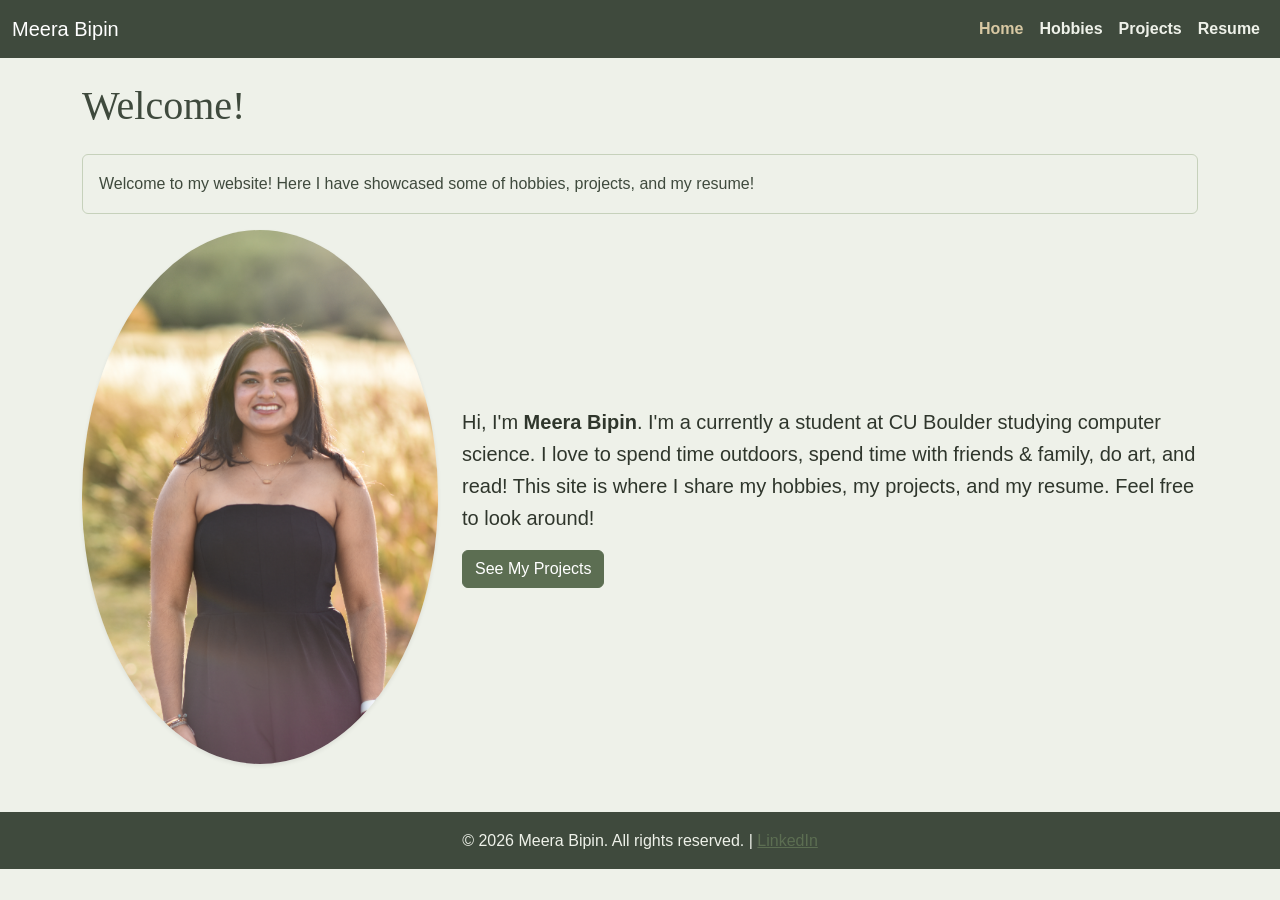
<file: index.html>
<!DOCTYPE html>
<html lang="en">
<head>
  <meta charset="UTF-8">
  <meta name="viewport" content="width=device-width, initial-scale=1.0">
  <title>Home - Meera Bipin</title>
  <!-- ATTRIBUTE EXAMPLE: the "rel" and "href" below are attributes on the <link> element -->
  <!-- The Bootstrap stylesheet -->
  <link rel="stylesheet" href="https://cdn.jsdelivr.net/npm/bootstrap@5.3.3/dist/css/bootstrap.min.css">
  <!-- Custom stylesheet loaded AFTER Bootstrap so it can override defaults -->
  <link rel="stylesheet" href="resources/css/styles.css">
</head>
<body>

  <!--
    BOOTSTRAP ANNOTATION (3 classes explained)
    | Bootstrap class      | Element using it                  | What it does |
    |-----------------------|-----------------------------------|--------------|
    | container             | <div> wrapping main content   | Centers the content and adds responsive left/right padding/margins at each breakpoint |
    | card                  | the hobby cards               | This is the bootstrap card component, it has a bordered, padded content box with defined slots for an image, a body, a title and text. |
    | badge                 | resume skills                 | this is a Bootstrap Badge component - a small pill-shaped label which is used for tags/ counts. On my website it is used for the resume buttons. |
  -->

  <!-- ELEMENT EXAMPLE: <header> is a semantic HTML element used to group intro/navigation content -->
  <header>
    <!-- Bootstrap Navbar component, consistent across all four pages -->
    <nav class="navbar navbar-expand-lg navbar-dark bg-dark">
      <div class="container-fluid">
        <a class="navbar-brand" href="home.html">Meera Bipin</a>
        <button class="navbar-toggler" type="button" data-bs-toggle="collapse" data-bs-target="#navMenu"
          aria-controls="navMenu" aria-expanded="false" aria-label="Toggle navigation">
          <span class="navbar-toggler-icon"></span>
        </button>
        <!-- PARENT-CHILD RELATIONSHIP EXAMPLE: <ul class="navbar-nav"> is the parent of each <li class="nav-item"> -->
        <div class="collapse navbar-collapse" id="navMenu">
          <ul class="navbar-nav ms-auto">
            <li class="nav-item"><a class="nav-link active" aria-current="page" href="home.html">Home</a></li>
            <li class="nav-item"><a class="nav-link" href="hobbies.html">Hobbies</a></li>
            <li class="nav-item"><a class="nav-link" href="projects.html">Projects</a></li>
            <li class="nav-item"><a class="nav-link" href="resume.html">Resume</a></li>
          </ul>
        </div>
      </div>
    </nav>
  </header>

  <main>
    <!-- Bootstrap container: centers and pads the page content -->
    <div class="container mt-4">

      <section id="intro">
        <h1 class="mb-4">Welcome!</h1>

        <!-- Bootstrap Alert component: gives visitors a quick status message -->
        <div class="alert alert-success" role="alert">
          Welcome to my website! Here I have showcased some of hobbies, projects, and my resume!
        </div>

        <!-- Responsive grid: image column + text column, stacks on mobile -->
        <div class="row align-items-center g-4">
          <div class="col-md-4 text-center">
            <img src="resources/images/headshot.jpg"
                 alt="Meera Bipin"
                 class="img-fluid rounded-circle shadow-sm">
          </div>
          <div class="col-md-8">
            <p class="fs-5">
              Hi, I'm <strong>Meera Bipin</strong>. I'm a currently a student at CU Boulder studying computer science.  
        I love to spend time outdoors, spend time with friends & family, do art, and read! This site is where I share my hobbies, my projects, and my resume.
        Feel free to look around!

            </p>
            <!-- Bootstrap Button component -->
            <a class="btn btn-primary" href="projects.html">See My Projects</a>
          </div>
        </div>
      </section>

    </div>
  </main>

  <footer class="bg-dark text-center py-3 mt-5">
    <p class="mb-0">
    &copy; 2026 Meera Bipin. All rights reserved. |
    <a href="https://www.linkedin.com/in/meera-bipin">LinkedIn</a>
</p>
  </footer>

  <!-- Bootstrap JS bundle (needed for navbar toggler and accordion behavior) -->
  <script src="https://cdn.jsdelivr.net/npm/bootstrap@5.3.3/dist/js/bootstrap.bundle.min.js"></script>
</body>
</html>
</file>
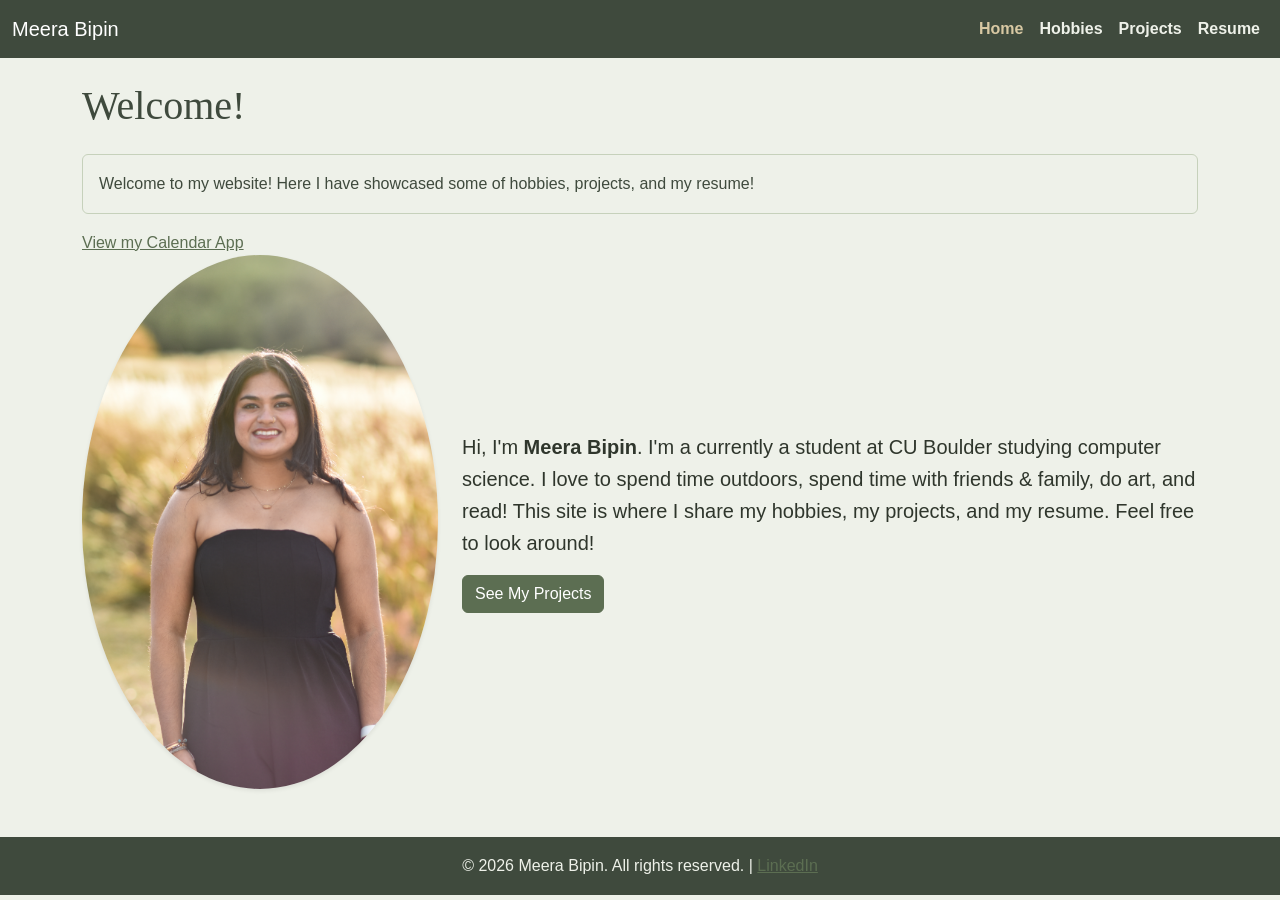
<file: views/index.html>
<!DOCTYPE html>
<html lang="en">
<head>
  <meta charset="UTF-8">
  <meta name="viewport" content="width=device-width, initial-scale=1.0">
  <title>Home - Meera Bipin</title>
  <!-- ATTRIBUTE EXAMPLE: the "rel" and "href" below are attributes on the <link> element -->
  <!-- The Bootstrap stylesheet -->
  <link rel="stylesheet" href="https://cdn.jsdelivr.net/npm/bootstrap@5.3.3/dist/css/bootstrap.min.css">
  <!-- Custom stylesheet loaded AFTER Bootstrap so it can override defaults -->
  <link rel="stylesheet" href="resources/css/styles.css">
</head>
<body>

  <!--
    BOOTSTRAP ANNOTATION (3 classes explained)
    | Bootstrap class      | Element using it                  | What it does |
    |-----------------------|-----------------------------------|--------------|
    | container             | <div> wrapping main content   | Centers the content and adds responsive left/right padding/margins at each breakpoint |
    | card                  | the hobby cards               | This is the bootstrap card component, it has a bordered, padded content box with defined slots for an image, a body, a title and text. |
    | badge                 | resume skills                 | this is a Bootstrap Badge component - a small pill-shaped label which is used for tags/ counts. On my website it is used for the resume buttons. |
  -->

  <!-- ELEMENT EXAMPLE: <header> is a semantic HTML element used to group intro/navigation content -->
  <header>
    <!-- Bootstrap Navbar component, consistent across all four pages -->
    <nav class="navbar navbar-expand-lg navbar-dark bg-dark">
      <div class="container-fluid">
        <a class="navbar-brand" href="index.html">Meera Bipin</a>
        <button class="navbar-toggler" type="button" data-bs-toggle="collapse" data-bs-target="#navMenu"
          aria-controls="navMenu" aria-expanded="false" aria-label="Toggle navigation">
          <span class="navbar-toggler-icon"></span>
        </button>
        <!-- PARENT-CHILD RELATIONSHIP EXAMPLE: <ul class="navbar-nav"> is the parent of each <li class="nav-item"> -->
        <div class="collapse navbar-collapse" id="navMenu">
          <ul class="navbar-nav ms-auto">
            <li class="nav-item"><a class="nav-link active" aria-current="page" href="index.html">Home</a></li>
            <li class="nav-item"><a class="nav-link" href="hobbies.html">Hobbies</a></li>
            <li class="nav-item"><a class="nav-link" href="projects.html">Projects</a></li>
            <li class="nav-item"><a class="nav-link" href="resume.html">Resume</a></li>
          </ul>
        </div>
      </div>
    </nav>
  </header>

  <main>
    <!-- Bootstrap container: centers and pads the page content -->
    <div class="container mt-4">

      <section id="intro">
        <h1 class="mb-4">Welcome!</h1>

        <!-- Bootstrap Alert component: gives visitors a quick status message -->
        <div class="alert alert-success" role="alert">
          Welcome to my website! Here I have showcased some of hobbies, projects, and my resume!
        </div>
        <div>
          <a href="lab4-calendar/Calendar/calendar2.html">View my Calendar App</a>       
        </div> 

        <!-- Responsive grid: image column + text column, stacks on mobile -->
        <div class="row align-items-center g-4">
          <div class="col-md-4 text-center">
            <img src="resources/images/headshot.jpg"
                 alt="Meera Bipin"
                 class="img-fluid rounded-circle shadow-sm">
          </div>
          <div class="col-md-8">
            <p class="fs-5">
              Hi, I'm <strong>Meera Bipin</strong>. I'm a currently a student at CU Boulder studying computer science.  
        I love to spend time outdoors, spend time with friends & family, do art, and read! This site is where I share my hobbies, my projects, and my resume.
        Feel free to look around!

            </p>
            <!-- Bootstrap Button component -->
            <a class="btn btn-primary" href="projects.html">See My Projects</a>
          </div>
        </div>
      </section>

    </div>
  </main>

  <footer class="bg-dark text-center py-3 mt-5">
    <p class="mb-0">
    &copy; 2026 Meera Bipin. All rights reserved. |
    <a href="https://www.linkedin.com/in/meera-bipin">LinkedIn</a>
</p>
  </footer>

  <!-- Bootstrap JS bundle (needed for navbar toggler and accordion behavior) -->
  <script src="https://cdn.jsdelivr.net/npm/bootstrap@5.3.3/dist/js/bootstrap.bundle.min.js"></script>
</body>
</html>
</file>
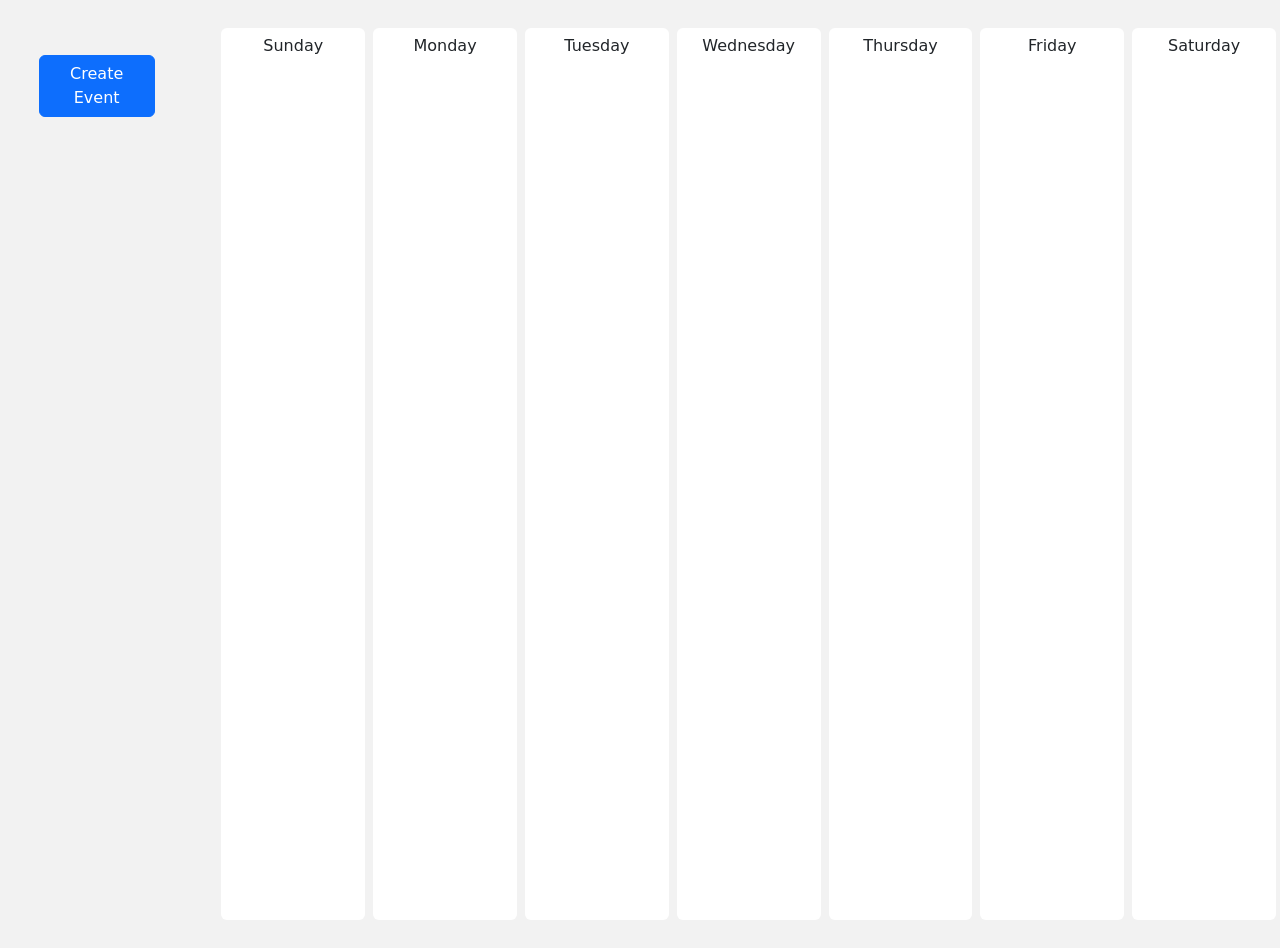
<file: views/lab4-calendar/Calendar/index.html>
<!doctype html>
<html lang="en">
  <head>
    <meta charset="utf-8">
    <meta name="viewport" content="width=device-width, initial-scale=1">
    <title>Lab 4 - Calendar</title>
    <link href="https://cdn.jsdelivr.net/npm/bootstrap@5.3.3/dist/css/bootstrap.min.css" rel="stylesheet" integrity="sha384-QWTKZyjpPEjISv5WaRU9OFeRpok6YctnYmDr5pNlyT2bRjXh0JMhjY6hW+ALEwIH" crossorigin="anonymous">
    <link rel="stylesheet" href="./resources/css/style.css">
  </head>
  <body>
    <div class="row">
      <div class="col-2">
        <div class="custom-container">
          <button
            class="btn btn-primary mt-3"
            type="button"
            data-bs-toggle="modal"
            data-bs-target="#event_modal"
            onclick="startNewEvent()"
          >
            Create Event
          </button>
        </div>
      </div>
      <div class="col">
        <div class="container-md container-fluid py-4 h-100">
          <div id="calendar" class="row h-100">
            <div class="col-sm m-1 bg-white rounded px-1 px-md-2" id="sunday">
              <div class="h6 text-center position-relative py-2 day">
                Sunday
              </div>
            </div>
            <div class="col-sm m-1 bg-white rounded px-1 px-md-2" id="monday">
              <div class="h6 text-center position-relative py-2 day">
                Monday
              </div>
            </div>
            <div class="col-sm m-1 bg-white rounded px-1 px-md-2" id="tuesday">
              <div class="h6 text-center position-relative py-2 day">
                Tuesday
              </div>
            </div>
            <div class="col-sm m-1 bg-white rounded px-1 px-md-2" id="wednesday">
              <div class="h6 text-center position-relative py-2 day">
                Wednesday
              </div>
            </div>
            <div class="col-sm m-1 bg-white rounded px-1 px-md-2" id="thursday">
              <div class="h6 text-center position-relative py-2 day">
                Thursday
              </div>
            </div>
            <div class="col-sm m-1 bg-white rounded px-1 px-md-2" id="friday">
              <div class="h6 text-center position-relative py-2 day">
                Friday
              </div>
            </div>
            <div class="col-sm m-1 bg-white rounded px-1 px-md-2" id="saturday">
              <div class="h6 text-center position-relative py-2 day">
                Saturday
              </div>
            </div>
          </div>
        </div>
      </div>
    </div>

    <!-- Event Modal -->
    <div class="modal fade" id="event_modal" tabindex="-1" aria-labelledby="event_modal_label" aria-hidden="true">
      <div class="modal-dialog">
        <div class="modal-content">

          <div class="modal-header">
            <h5 class="modal-title" id="event_modal_label">Add Event</h5>
            <button type="button" class="btn-close" data-bs-dismiss="modal" aria-label="Close"></button>
          </div>

          <div class="modal-body">
            <form id="event_form" novalidate>

              <!-- Event Name -->
              <div class="mb-3">
                <label for="event_name" class="form-label">Event Name</label>
                <input
                  type="text"
                  class="form-control"
                  id="event_name"
                  required
                >
                <div class="invalid-feedback">Please enter an event name.</div>
              </div>

              <!-- Weekday -->
              <div class="mb-3">
                <label for="event_weekday" class="form-label">Weekday</label>
                <select class="form-select" id="event_weekday" required>
                  <option value="" selected disabled>Choose a day...</option>
                  <option value="Sunday">Sunday</option>
                  <option value="Monday">Monday</option>
                  <option value="Tuesday">Tuesday</option>
                  <option value="Wednesday">Wednesday</option>
                  <option value="Thursday">Thursday</option>
                  <option value="Friday">Friday</option>
                  <option value="Saturday">Saturday</option>
                </select>
                <div class="invalid-feedback">Please choose a weekday.</div>
              </div>

              <!-- Time -->
              <div class="mb-3">
                <label for="event_time" class="form-label">Time</label>
                <input
                  type="time"
                  class="form-control"
                  id="event_time"
                  required
                >
                <div class="invalid-feedback">Please choose a time.</div>
              </div>

              <!-- Event Modality -->
              <div class="mb-3">
                <label for="event_modality" class="form-label">Event Modality</label>
                <select class="form-select" id="event_modality" required onchange="updateLocationOptions(this.value)">
                  <option value="" selected disabled>Choose modality...</option>
                  <option value="in-person">In-Person</option>
                  <option value="remote">Remote</option>
                </select>
                <div class="invalid-feedback">Please choose a modality.</div>
              </div>

              <!-- If Location is chosen, hide the remote URL field and show the location field;
                   if remote is chosen hide the location field and show the remote URL field. -->

              <!-- Location (shown for in-person events) -->
              <div class="mb-3 d-none" id="event_location_group">
                <label for="event_location" class="form-label">Location</label>
                <input
                  type="text"
                  class="form-control"
                  id="event_location"
                  placeholder="e.g. Room 204, Main Building"
                >
                <div class="invalid-feedback">Please enter a location.</div>
              </div>

              <!-- Remote URL (shown for remote events) -->
              <div class="mb-3 d-none" id="event_remote_url_group">
                <label for="event_remote_url" class="form-label">Remote URL</label>
                <input
                  type="url"
                  class="form-control"
                  id="event_remote_url"
                  placeholder="e.g. https://zoom.us/j/1234567890"
                  pattern="^https?:\/\/[a-zA-Z0-9](?:[a-zA-Z0-9-]*[a-zA-Z0-9])?(?:\.[a-zA-Z0-9](?:[a-zA-Z0-9-]*[a-zA-Z0-9])?)+(?::\d{1,5})?(?:\/[^\s]*)?$"
                >
                <div class="invalid-feedback">Please enter a valid http:// or https:// URL.</div>
              </div>

              <!-- Category -->
              <div class="mb-3">
                <label for="event_category" class="form-label">Category</label>
                <select class="form-select" id="event_category" required>
                  <option value="" selected disabled>Choose a category...</option>
                  <option value="class">Class</option>
                  <option value="work">Work</option>
                  <option value="personal">Personal</option>
                  <option value="social">Social</option>
                  <option value="other">Other</option>
                </select>
                <div class="invalid-feedback">Please choose a category.</div>
              </div>

              <!-- Attendees -->
              <div class="mb-3">
                <label for="event_attendees" class="form-label">Attendees</label>
                <input
                  type="text"
                  class="form-control"
                  id="event_attendees"
                  placeholder="e.g. Alex Kim, Jordan Lee, Sam Patel"
                >
                <div class="form-text">Separate names with commas.</div>
              </div>

            </form>
          </div>

          <div class="modal-footer">
            <button type="button" class="btn btn-secondary" data-bs-dismiss="modal">Close</button>
            <button type="button" class="btn btn-primary" onclick="saveEvent()">Save Event</button>
          </div>

        </div>
      </div>
    </div>

    <script src="https://cdn.jsdelivr.net/npm/bootstrap@5.3.3/dist/js/bootstrap.bundle.min.js" integrity="sha384-YvpcrYf0tY3lHB60NNkmXc5s9fDVZLESaAA55NDzOxhy9GkcIdslK1eN7N6jIeHz" crossorigin="anonymous"></script>
    <script src="resources/js/script.js"></script>
  </body>
</html>
</file>
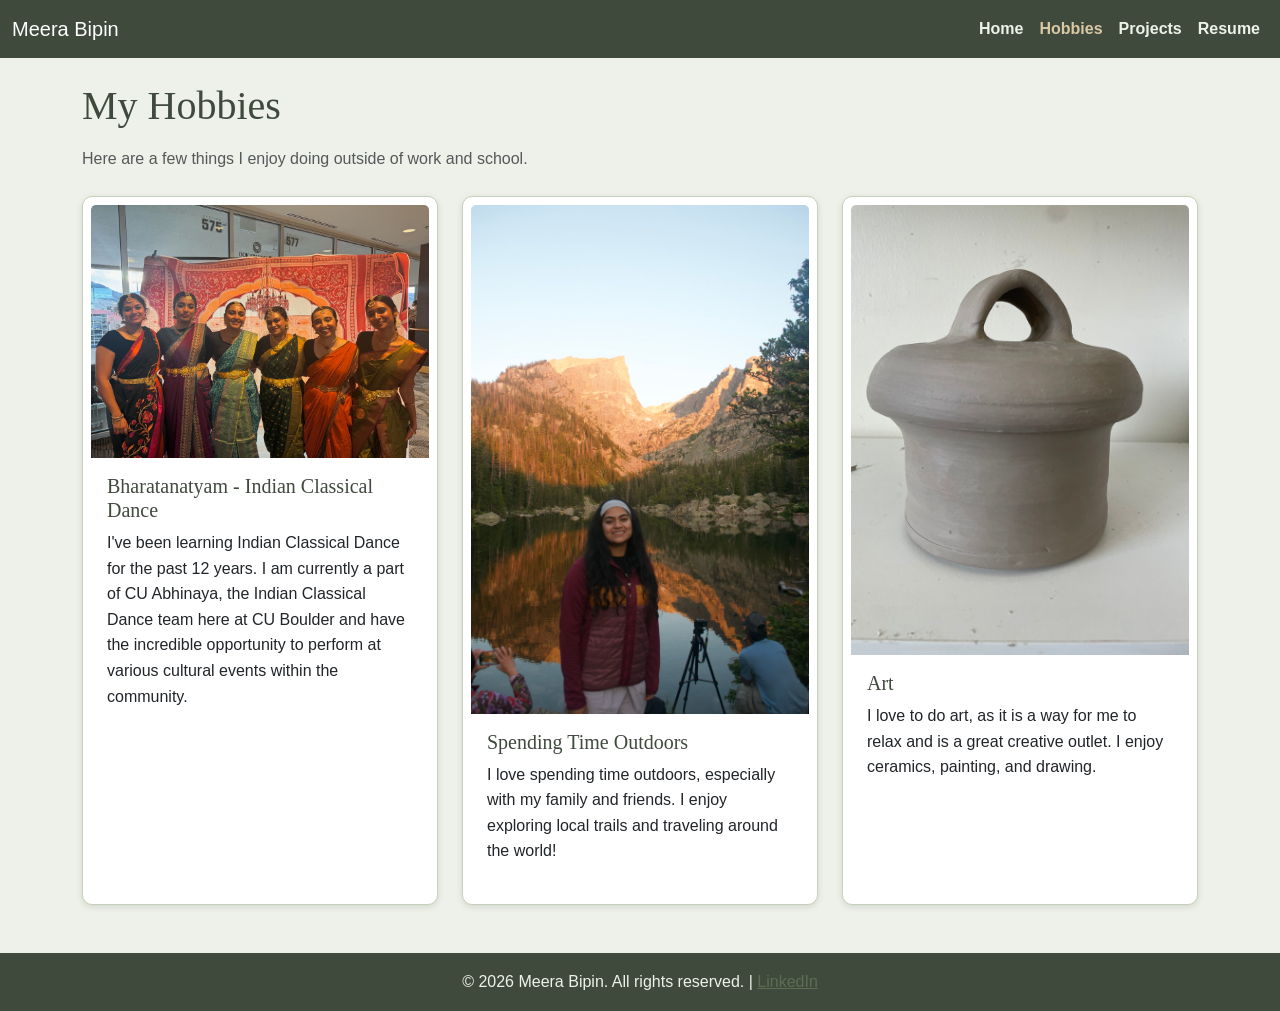
<file: hobbies.html>
<!DOCTYPE html>
<html lang="en">
<head>
  <meta charset="UTF-8">
  <meta name="viewport" content="width=device-width, initial-scale=1.0">
  <title>Hobbies - Meera Bipin</title>
  <link rel="stylesheet" href="https://cdn.jsdelivr.net/npm/bootstrap@5.3.3/dist/css/bootstrap.min.css">
  <link rel="stylesheet" href="resources/css/styles.css">
</head>
<body>

  <header>
    <nav class="navbar navbar-expand-lg navbar-dark bg-dark">
      <div class="container-fluid">
        <a class="navbar-brand" href="home.html">Meera Bipin</a>
        <button class="navbar-toggler" type="button" data-bs-toggle="collapse" data-bs-target="#navMenu"
          aria-controls="navMenu" aria-expanded="false" aria-label="Toggle navigation">
          <span class="navbar-toggler-icon"></span>
        </button>
        <div class="collapse navbar-collapse" id="navMenu">
          <ul class="navbar-nav ms-auto">
            <li class="nav-item"><a class="nav-link" href="home.html">Home</a></li>
            <li class="nav-item"><a class="nav-link active" aria-current="page" href="hobbies.html">Hobbies</a></li>
            <li class="nav-item"><a class="nav-link" href="projects.html">Projects</a></li>
            <li class="nav-item"><a class="nav-link" href="resume.html">Resume</a></li>
          </ul>
        </div>
      </div>
    </nav>
  </header>

  <main>
    <div class="container mt-4">
      <section id="hobbies">
        <h1 class="mb-3">My Hobbies</h1>
        <p class="text-muted mb-4">Here are a few things I enjoy doing outside of work and school.</p>

        <!-- Hobby cards organized with the Bootstrap grid: full width on mobile, 3-per-row on medium+ -->
        <div class="row row-cols-1 row-cols-md-3 g-4">

          <div class="col">
            <div class="card h-100">
              <img src="resources/images/Dance.jpg" class="card-img-top"
                   alt="With my dance team, CU Abhinaya, for a performance last year.">
              <div class="card-body">
                <h3 class="card-title h5">Bharatanatyam - Indian Classical Dance</h3>
                <p class="card-text">I've been learning Indian Classical Dance for the past 12 years. I am currently a part of CU Abhinaya, the Indian Classical Dance team here at CU Boulder and have the incredible opportunity to perform at various cultural events within the community.</p>
              </div>
            </div>
          </div>

          <div class="col">
            <div class="card h-100">
              <img src="resources/images/Hiking.jpg" class="card-img-top"
                   alt="At a sunrise hike in Rocky Mountain National Park this summer">
              <div class="card-body">
                <h3 class="card-title h5">Spending Time Outdoors</h3>
                <p class="card-text">I love spending time outdoors, especially with my family and friends. I enjoy exploring local trails and traveling around the world!</p>
              </div>
            </div>
          </div>

          <div class="col">
            <div class="card h-100">
              <img src="resources/images/artjar.jpg" class="card-img-top"
                   alt="A ceramic jar I made last year. ">
              <div class="card-body">
                <h3 class="card-title h5">Art</h3>
                <p class="card-text">I love to do art, as it is a way for me to relax and is a great creative outlet. I enjoy ceramics, painting, and drawing. </p>
              </div>
            </div>
          </div>

        </div>
      </section>
    </div>
  </main>

 <footer class="bg-dark text-center py-3 mt-5">
    <p class="mb-0">
    &copy; 2026 Meera Bipin. All rights reserved. |
    <a href="https://www.linkedin.com/in/meera-bipin">LinkedIn</a>
</p>
  </footer>

  <script src="https://cdn.jsdelivr.net/npm/bootstrap@5.3.3/dist/js/bootstrap.bundle.min.js"></script>
</body>
</html>
</file>
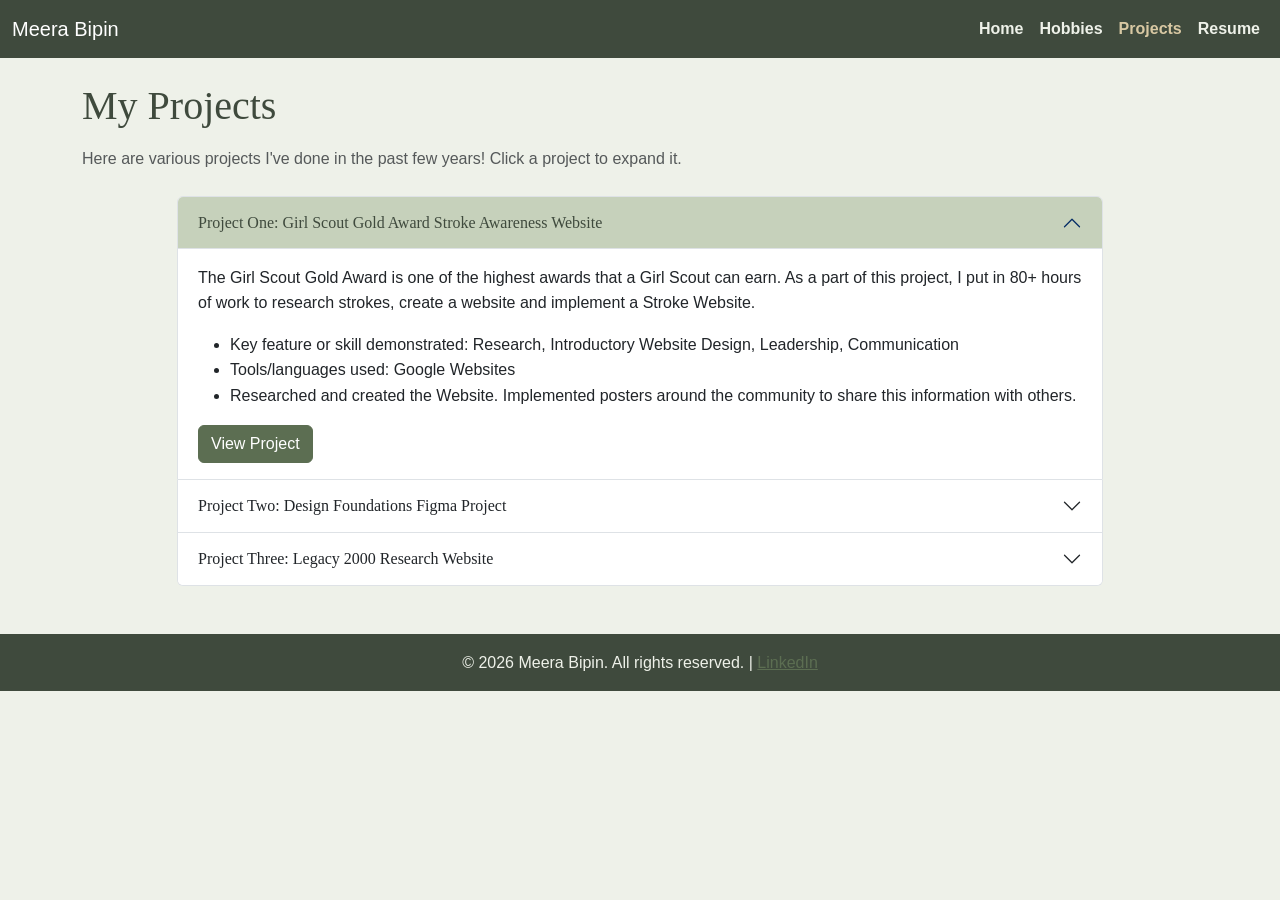
<file: projects.html>
<!DOCTYPE html>
<html lang="en">
<head>
  <meta charset="UTF-8">
  <meta name="viewport" content="width=device-width, initial-scale=1.0">
  <title>Projects - Meera Bipin</title>
  <link rel="stylesheet" href="https://cdn.jsdelivr.net/npm/bootstrap@5.3.3/dist/css/bootstrap.min.css">
  <link rel="stylesheet" href="resources/css/styles.css">
</head>
<body>

  <header>
    <nav class="navbar navbar-expand-lg navbar-dark bg-dark">
      <div class="container-fluid">
        <a class="navbar-brand" href="home.html">Meera Bipin</a>
        <button class="navbar-toggler" type="button" data-bs-toggle="collapse" data-bs-target="#navMenu"
          aria-controls="navMenu" aria-expanded="false" aria-label="Toggle navigation">
          <span class="navbar-toggler-icon"></span>
        </button>
        <div class="collapse navbar-collapse" id="navMenu">
          <ul class="navbar-nav ms-auto">
            <li class="nav-item"><a class="nav-link" href="home.html">Home</a></li>
            <li class="nav-item"><a class="nav-link" href="hobbies.html">Hobbies</a></li>
            <li class="nav-item"><a class="nav-link active" aria-current="page" href="projects.html">Projects</a></li>
            <li class="nav-item"><a class="nav-link" href="resume.html">Resume</a></li>
          </ul>
        </div>
      </div>
    </nav>
  </header>

  <main>
    <div class="container mt-4">
      <section id="projects">
        <h1 class="mb-3">My Projects</h1>
        <p class="text-muted mb-4">Here are various projects I've done in the past few years! 
          Click a project to expand it.</p>

        <!-- Projects organized with a Bootstrap Accordion component, centered using the grid -->
        <div class="row">
          <div class="col-lg-10 mx-auto">
            <div class="accordion" id="projectsAccordion">

              <div class="accordion-item">
                <h2 class="accordion-header" id="headingOne">
                  <button class="accordion-button" type="button" data-bs-toggle="collapse"
                    data-bs-target="#collapseOne" aria-expanded="true" aria-controls="collapseOne">
                    Project One: Girl Scout Gold Award Stroke Awareness Website
                  </button>
                </h2>
                <div id="collapseOne" class="accordion-collapse collapse show"
                     aria-labelledby="headingOne" data-bs-parent="#projectsAccordion">
                  <div class="accordion-body">
                    <p>The Girl Scout Gold Award is one of the highest awards that a Girl Scout can earn. As a part of this project, I put in 80+ hours of work to research strokes, create a website and implement a Stroke Website.</p>
                    <ul>
                      <li>Key feature or skill demonstrated: Research, Introductory Website Design, Leadership, Communication</li>
                      <li>Tools/languages used: Google Websites</li>
                      <li>Researched and created the Website. Implemented posters around the community to share this information with others. </li>
                    </ul>
                    <a class="btn btn-primary" href="https://sites.google.com/view/goldawardprojectsite/home" target="_blank" rel="noopener">View Project</a>
                  </div>
                </div>
              </div>

              <div class="accordion-item">
                <h2 class="accordion-header" id="headingTwo">
                  <button class="accordion-button collapsed" type="button" data-bs-toggle="collapse"
                    data-bs-target="#collapseTwo" aria-expanded="false" aria-controls="collapseTwo">
                    Project Two: Design Foundations Figma Project
                  </button>
                </h2>
                <div id="collapseTwo" class="accordion-collapse collapse"
                     aria-labelledby="headingTwo" data-bs-parent="#projectsAccordion">
                  <div class="accordion-body">
                    <p>For my Design Foundations Class, my group and I created an interactive game that modeled a Jungle Adventure. We used a combination of Figma, Photoshop, and Sketch-up to create the various elements. </p>
                    <ul>
                      <li>Key feature or skill demonstrated: Creative Story Telling, </li>
                      <li>Tools/languages used: Photoshop, Figma, Sketch-up</li>
                      <li>Your role or contribution: For this project, I worked to create custom drawings of characters within photoshop, while also editing images to give a rustic, comic book effect.</li>
                    </ul>
                    <a class="btn btn-primary" href="https://www.figma.com/proto/qYXiY33zp7UVgCcOrKtFT9/Design-Foundations-Final-Project?node-id=3-11&starting-point-node-id=34%3A8&t=FPHLGMrwTGVa5WG0-1" target="_blank" rel="noopener">View Project</a>
                  </div>
                </div>
              </div>

              <div class="accordion-item">
                <h2 class="accordion-header" id="headingThree">
                  <button class="accordion-button collapsed" type="button" data-bs-toggle="collapse"
                    data-bs-target="#collapseThree" aria-expanded="false" aria-controls="collapseThree">
                    Project Three: Legacy 2000 Research Website
                  </button>
                </h2>
                <div id="collapseThree" class="accordion-collapse collapse"
                     aria-labelledby="headingThree" data-bs-parent="#projectsAccordion">
                  <div class="accordion-body">
                    <p>In high school, I was a part of a STEM program called Legacy 2000. As a part of this program, I completed a career practicum, job shadow, and completed many other research projects. This website encompasses some of the bigger projects that I worked on. </p>
                    <ul>
                      <li>Key feature or skill demonstrated: Technical Research, Technical Writing, Introductory Website Design, Public Speaking. </li>
                      <li>Tools/languages used: Google Sites</li>
                      <li>Your role or contribution:  For this project, I organized all my different projects and experiences in order to create a website that showcases my work.</li>
                    </ul>
                    <a class="btn btn-primary" href="https://sites.google.com/adams12.org/m-bipin/home" target="_blank" rel="noopener">View Project</a>
                  </div>
                </div>
              </div>

            </div>
          </div>
        </div>
      </section>
    </div>
  </main>

  <footer class="bg-dark text-center py-3 mt-5">
    <p class="mb-0">
    &copy; 2026 Meera Bipin. All rights reserved. |
    <a href="https://www.linkedin.com/in/meera-bipin">LinkedIn</a>
</p>
  </footer>

  <script src="https://cdn.jsdelivr.net/npm/bootstrap@5.3.3/dist/js/bootstrap.bundle.min.js"></script>
</body>
</html>
</file>
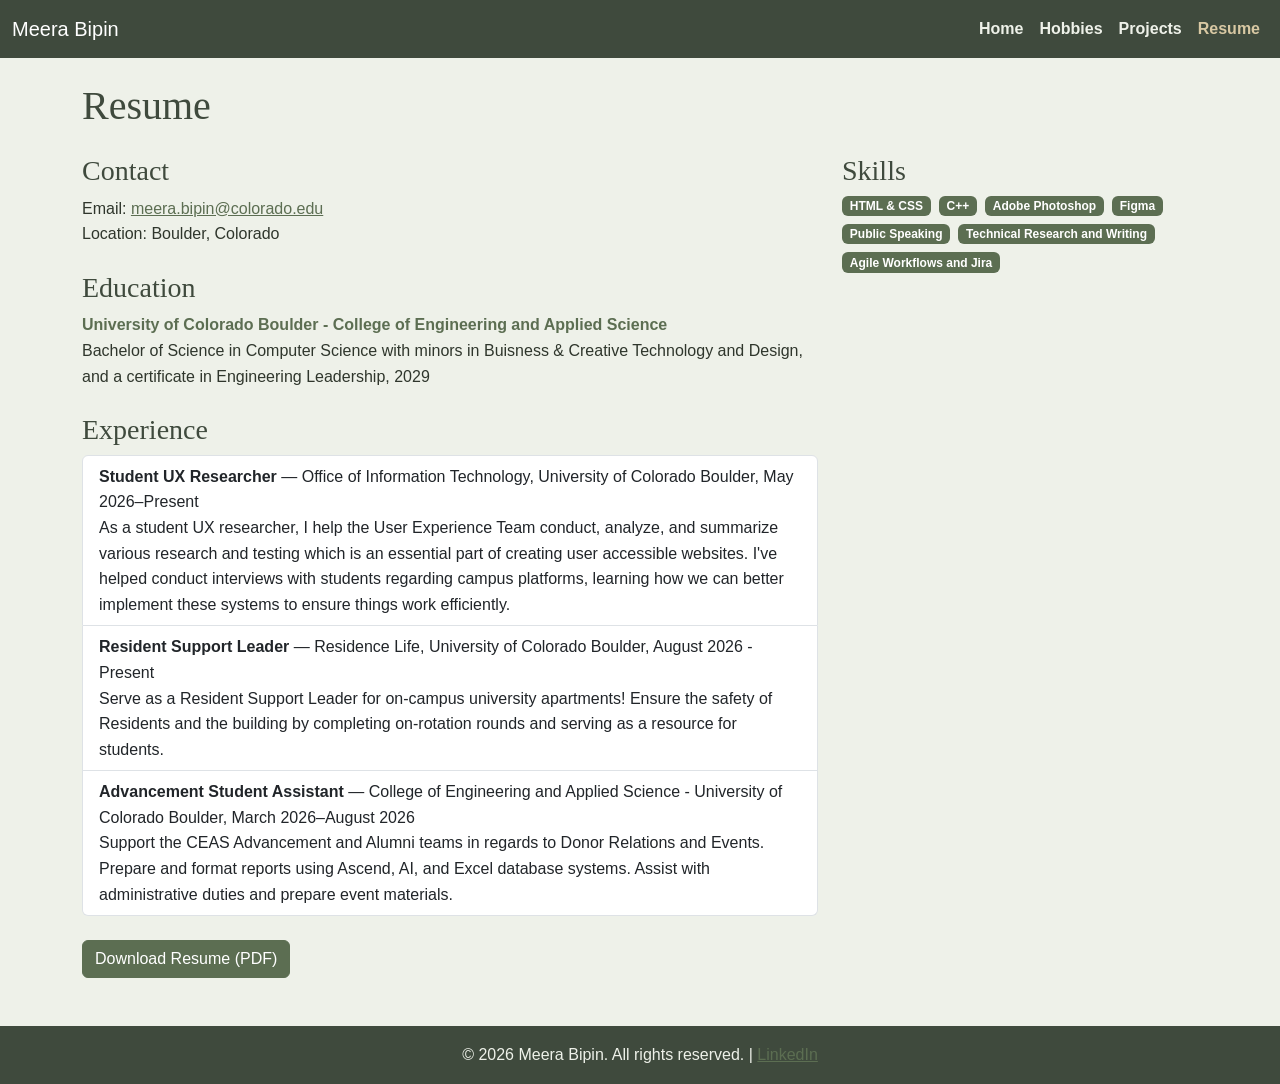
<file: resume.html>
<!DOCTYPE html>
<html lang="en">
<head>
  <meta charset="UTF-8">
  <meta name="viewport" content="width=device-width, initial-scale=1.0">
  <title>Resume - Meera Bipin</title>
  <link rel="stylesheet" href="https://cdn.jsdelivr.net/npm/bootstrap@5.3.3/dist/css/bootstrap.min.css">
  <link rel="stylesheet" href="resources/css/styles.css">
</head>
<body>

  <header>
    <nav class="navbar navbar-expand-lg navbar-dark bg-dark">
      <div class="container-fluid">
        <a class="navbar-brand" href="home.html">Meera Bipin</a>
        <button class="navbar-toggler" type="button" data-bs-toggle="collapse" data-bs-target="#navMenu"
          aria-controls="navMenu" aria-expanded="false" aria-label="Toggle navigation">
          <span class="navbar-toggler-icon"></span>
        </button>
        <div class="collapse navbar-collapse" id="navMenu">
          <ul class="navbar-nav ms-auto">
            <li class="nav-item"><a class="nav-link" href="home.html">Home</a></li>
            <li class="nav-item"><a class="nav-link" href="hobbies.html">Hobbies</a></li>
            <li class="nav-item"><a class="nav-link" href="projects.html">Projects</a></li>
            <li class="nav-item"><a class="nav-link active" aria-current="page" href="resume.html">Resume</a></li>
          </ul>
        </div>
      </div>
    </nav>
  </header>

  <main>
    <div class="container mt-4">
      <section id="resume">
        <h1 class="mb-4">Resume</h1>

        <div class="row g-4">
          <div class="col-lg-8">

            <article class="mb-4">
              <h3>Contact</h3> <!-- the /h3 is an HTML Element -->
              <address>
                Email: <a href="mailto:you@example.com">meera.bipin@colorado.edu</a><br> <!--the href is the attribute name, and the email is the value.-->
                Location: Boulder, Colorado
              </address>
            </article>

            <article class="mb-4"> <!-- the article is the parent element, and the rest are child elements that are nested direcly inside the parent. -->
              <h3>Education</h3>
              <dl>
                <dt>University of Colorado Boulder - College of Engineering and Applied Science</dt>
                <dd>Bachelor of Science in Computer Science with minors in Buisness & Creative Technology and Design, and a certificate in Engineering Leadership, 2029</dd>
              </dl>
            </article>

            <article class="mb-4">
              <h3>Experience</h3>
              <!-- Bootstrap List Group component for experience entries -->
              <ul class="list-group">
                <li class="list-group-item">
                  <strong>Student UX Researcher</strong> — Office of Information Technology, University of Colorado Boulder, May 2026–Present
                  <p class="mb-0">As a student UX researcher, I help the User Experience Team conduct, analyze, and summarize various research and testing which is an essential part of creating user accessible websites. I've helped conduct interviews with students regarding campus platforms, learning how we can better implement these systems to ensure things work efficiently.</p>
                </li>
                <li class="list-group-item">
                  <strong>Resident Support Leader</strong> — Residence Life, University of Colorado Boulder, August 2026 - Present
                  <p class="mb-0">Serve as a Resident Support Leader for on-campus university apartments! Ensure the safety of Residents and the building by completing on-rotation rounds and serving as a resource for students. </p>
                </li>
                <li class="list-group-item">
                  <strong>Advancement Student Assistant</strong> — College of Engineering and Applied Science - University of Colorado Boulder, March 2026–August 2026
                  <p class="mb-0">Support the CEAS Advancement and Alumni teams in regards to Donor Relations and Events. Prepare and format reports using Ascend, AI, and Excel database systems. Assist with administrative duties and prepare event materials.</p>
                </li>
              </ul>
            </article>

            <a class="btn btn-primary" href="resume.pdf" download>Download Resume (PDF)</a>
          </div>

          <div class="col-lg-4">
            <article>
              <h3>Skills</h3>
              <!-- Bootstrap Badge component for skills -->
              <div class="d-flex flex-wrap gap-2">
                <span class="badge bg-sage">HTML &amp; CSS</span>
                <span class="badge bg-sage">C++</span>
                <span class="badge bg-sage">Adobe Photoshop</span>
                <span class="badge bg-sage">Figma</span>
                <span class="badge bg-sage">Public Speaking</span>
                <span class="badge bg-sage">Technical Research and Writing</span>
                <span class="badge bg-sage">Agile Workflows and Jira</span>
              </div>
            </article>
          </div>
        </div>

      </section>
    </div>
  </main>

 <footer class="bg-dark text-center py-3 mt-5">
    <p class="mb-0">
    &copy; 2026 Meera Bipin. All rights reserved. |
    <a href="https://www.linkedin.com/in/meera-bipin">LinkedIn</a>
</p>
  </footer>

  <script src="https://cdn.jsdelivr.net/npm/bootstrap@5.3.3/dist/js/bootstrap.bundle.min.js"></script>
</body>
</html>
</file>
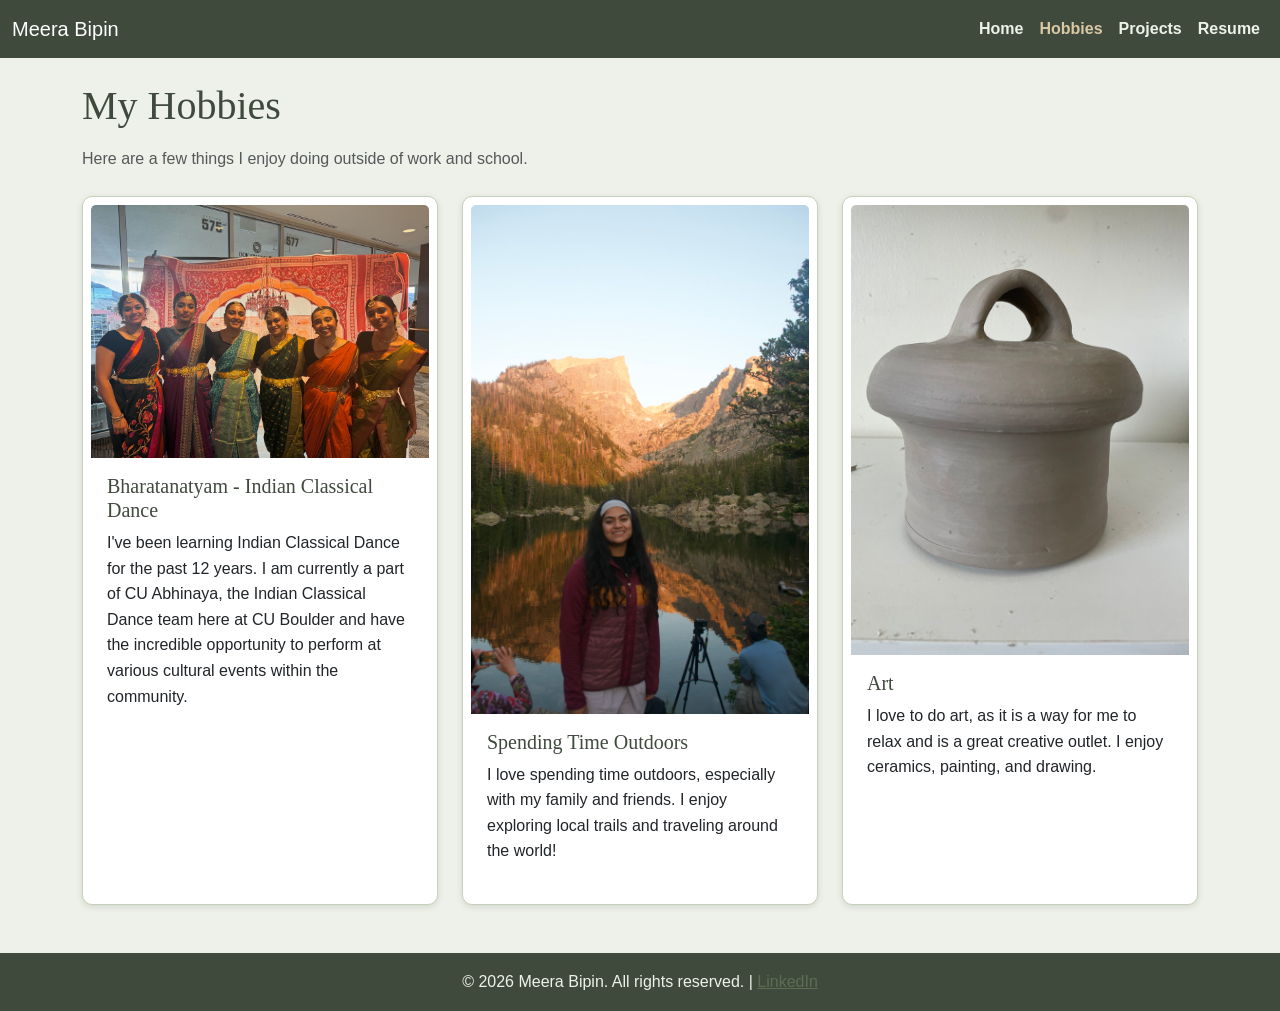
<file: views/hobbies.html>
<!DOCTYPE html>
<html lang="en">
<head>
  <meta charset="UTF-8">
  <meta name="viewport" content="width=device-width, initial-scale=1.0">
  <title>Hobbies - Meera Bipin</title>
  <link rel="stylesheet" href="https://cdn.jsdelivr.net/npm/bootstrap@5.3.3/dist/css/bootstrap.min.css">
  <link rel="stylesheet" href="resources/css/styles.css">
</head>
<body>

  <header>
    <nav class="navbar navbar-expand-lg navbar-dark bg-dark">
      <div class="container-fluid">
        <a class="navbar-brand" href="index.html">Meera Bipin</a>
        <button class="navbar-toggler" type="button" data-bs-toggle="collapse" data-bs-target="#navMenu"
          aria-controls="navMenu" aria-expanded="false" aria-label="Toggle navigation">
          <span class="navbar-toggler-icon"></span>
        </button>
        <div class="collapse navbar-collapse" id="navMenu">
          <ul class="navbar-nav ms-auto">
            <li class="nav-item"><a class="nav-link" href="index.html">Home</a></li>
            <li class="nav-item"><a class="nav-link active" aria-current="page" href="hobbies.html">Hobbies</a></li>
            <li class="nav-item"><a class="nav-link" href="projects.html">Projects</a></li>
            <li class="nav-item"><a class="nav-link" href="resume.html">Resume</a></li>
          </ul>
        </div>
      </div>
    </nav>
  </header>

  <main>
    <div class="container mt-4">
      <section id="hobbies">
        <h1 class="mb-3">My Hobbies</h1>
        <p class="text-muted mb-4">Here are a few things I enjoy doing outside of work and school.</p>

        <!-- Hobby cards organized with the Bootstrap grid: full width on mobile, 3-per-row on medium+ -->
        <div class="row row-cols-1 row-cols-md-3 g-4">

          <div class="col">
            <div class="card h-100">
              <img src="resources/images/Dance.jpg" class="card-img-top"
                   alt="With my dance team, CU Abhinaya, for a performance last year.">
              <div class="card-body">
                <h3 class="card-title h5">Bharatanatyam - Indian Classical Dance</h3>
                <p class="card-text">I've been learning Indian Classical Dance for the past 12 years. I am currently a part of CU Abhinaya, the Indian Classical Dance team here at CU Boulder and have the incredible opportunity to perform at various cultural events within the community.</p>
              </div>
            </div>
          </div>

          <div class="col">
            <div class="card h-100">
              <img src="resources/images/Hiking.jpg" class="card-img-top"
                   alt="At a sunrise hike in Rocky Mountain National Park this summer">
              <div class="card-body">
                <h3 class="card-title h5">Spending Time Outdoors</h3>
                <p class="card-text">I love spending time outdoors, especially with my family and friends. I enjoy exploring local trails and traveling around the world!</p>
              </div>
            </div>
          </div>

          <div class="col">
            <div class="card h-100">
              <img src="resources/images/artjar.jpg" class="card-img-top"
                   alt="A ceramic jar I made last year. ">
              <div class="card-body">
                <h3 class="card-title h5">Art</h3>
                <p class="card-text">I love to do art, as it is a way for me to relax and is a great creative outlet. I enjoy ceramics, painting, and drawing. </p>
              </div>
            </div>
          </div>

        </div>
      </section>
    </div>
  </main>

 <footer class="bg-dark text-center py-3 mt-5">
    <p class="mb-0">
    &copy; 2026 Meera Bipin. All rights reserved. |
    <a href="https://www.linkedin.com/in/meera-bipin">LinkedIn</a>
</p>
  </footer>

  <script src="https://cdn.jsdelivr.net/npm/bootstrap@5.3.3/dist/js/bootstrap.bundle.min.js"></script>
</body>
</html>
</file>
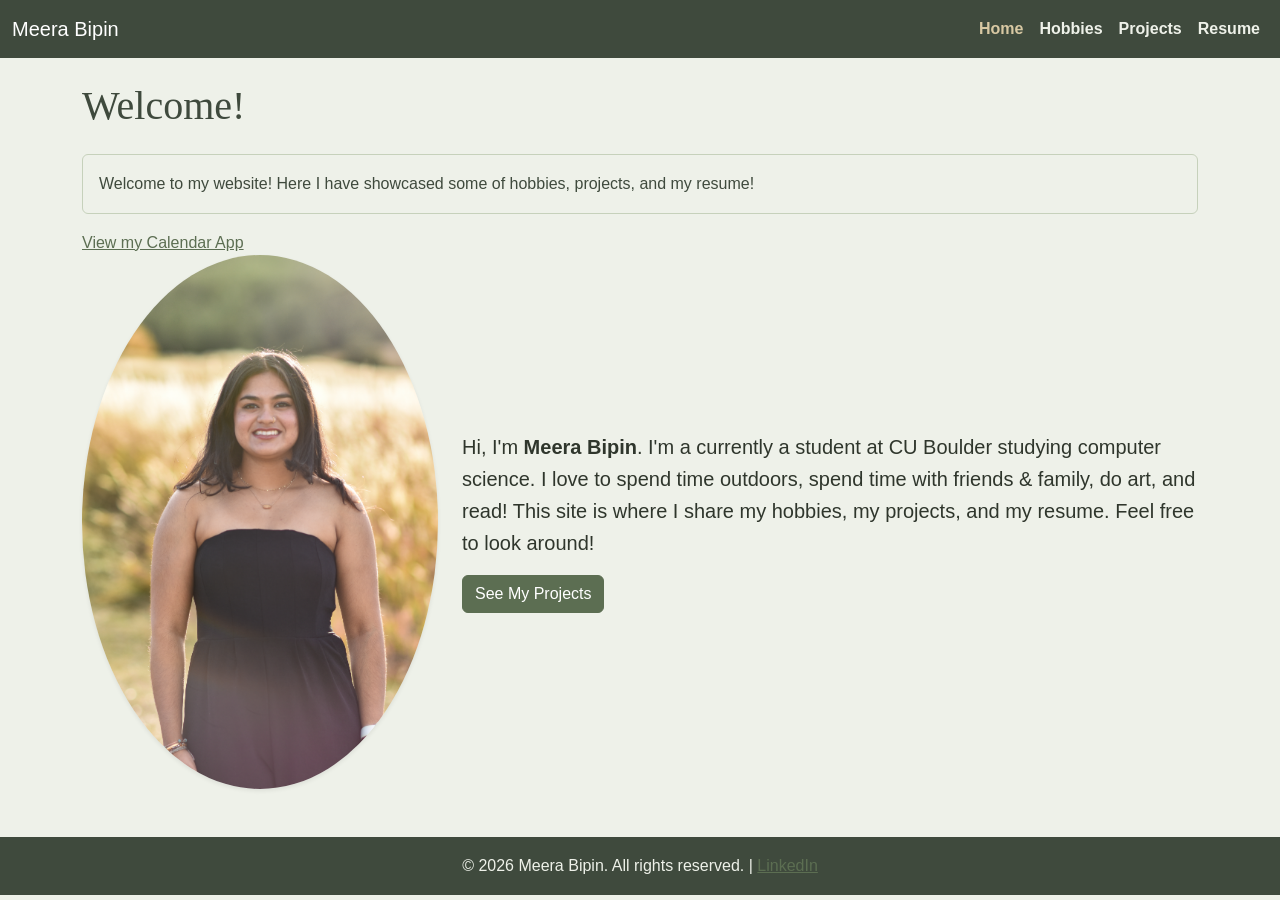
<file: views/home.html>
<!DOCTYPE html>
<html lang="en">
<head>
  <meta charset="UTF-8">
  <meta name="viewport" content="width=device-width, initial-scale=1.0">
  <title>Home - Meera Bipin</title>
  <!-- ATTRIBUTE EXAMPLE: the "rel" and "href" below are attributes on the <link> element -->
  <!-- The Bootstrap stylesheet -->
  <link rel="stylesheet" href="https://cdn.jsdelivr.net/npm/bootstrap@5.3.3/dist/css/bootstrap.min.css">
  <!-- Custom stylesheet loaded AFTER Bootstrap so it can override defaults -->
  <link rel="stylesheet" href="../resources/css/styles.css">
</head>
<body>

  <!--
    BOOTSTRAP ANNOTATION (3 classes explained)
    | Bootstrap class      | Element using it                  | What it does |
    |-----------------------|-----------------------------------|--------------|
    | container             | <div> wrapping main content   | Centers the content and adds responsive left/right padding/margins at each breakpoint |
    | card                  | the hobby cards               | This is the bootstrap card component, it has a bordered, padded content box with defined slots for an image, a body, a title and text. |
    | badge                 | resume skills                 | this is a Bootstrap Badge component - a small pill-shaped label which is used for tags/ counts. On my website it is used for the resume buttons. |
  -->

  <!-- ELEMENT EXAMPLE: <header> is a semantic HTML element used to group intro/navigation content -->
  <header>
    <!-- Bootstrap Navbar component, consistent across all four pages -->
    <nav class="navbar navbar-expand-lg navbar-dark bg-dark">
      <div class="container-fluid">
        <a class="navbar-brand" href="home.html">Meera Bipin</a>
        <button class="navbar-toggler" type="button" data-bs-toggle="collapse" data-bs-target="#navMenu"
          aria-controls="navMenu" aria-expanded="false" aria-label="Toggle navigation">
          <span class="navbar-toggler-icon"></span>
        </button>
        <!-- PARENT-CHILD RELATIONSHIP EXAMPLE: <ul class="navbar-nav"> is the parent of each <li class="nav-item"> -->
        <div class="collapse navbar-collapse" id="navMenu">
          <ul class="navbar-nav ms-auto">
            <li class="nav-item"><a class="nav-link active" aria-current="page" href="home.html">Home</a></li>
            <li class="nav-item"><a class="nav-link" href="hobbies.html">Hobbies</a></li>
            <li class="nav-item"><a class="nav-link" href="projects.html">Projects</a></li>
            <li class="nav-item"><a class="nav-link" href="resume.html">Resume</a></li>
          </ul>
        </div>
      </div>
    </nav>
  </header>

  <main>
    <!-- Bootstrap container: centers and pads the page content -->
    <div class="container mt-4">

      <section id="intro">
        <h1 class="mb-4">Welcome!</h1>

        <!-- Bootstrap Alert component: gives visitors a quick status message -->
        <div class="alert alert-success" role="alert">
          Welcome to my website! Here I have showcased some of hobbies, projects, and my resume!
        </div>
        <div>
          <a href="lab4-calendar/Calendar/index.html">View my Calendar App</a>       
        </div> 

        <!-- Responsive grid: image column + text column, stacks on mobile -->
        <div class="row align-items-center g-4">
          <div class="col-md-4 text-center">
            <img src="resources/images/headshot.jpg"
                 alt="Meera Bipin"
                 class="img-fluid rounded-circle shadow-sm">
          </div>
          <div class="col-md-8">
            <p class="fs-5">
              Hi, I'm <strong>Meera Bipin</strong>. I'm a currently a student at CU Boulder studying computer science.  
        I love to spend time outdoors, spend time with friends & family, do art, and read! This site is where I share my hobbies, my projects, and my resume.
        Feel free to look around!

            </p>
            <!-- Bootstrap Button component -->
            <a class="btn btn-primary" href="projects.html">See My Projects</a>
          </div>
        </div>
      </section>

    </div>
  </main>

  <footer class="bg-dark text-center py-3 mt-5">
    <p class="mb-0">
    &copy; 2026 Meera Bipin. All rights reserved. |
    <a href="https://www.linkedin.com/in/meera-bipin">LinkedIn</a>
</p>
  </footer>

  <!-- Bootstrap JS bundle (needed for navbar toggler and accordion behavior) -->
  <script src="https://cdn.jsdelivr.net/npm/bootstrap@5.3.3/dist/js/bootstrap.bundle.min.js"></script>
</body>
</html>
</file>
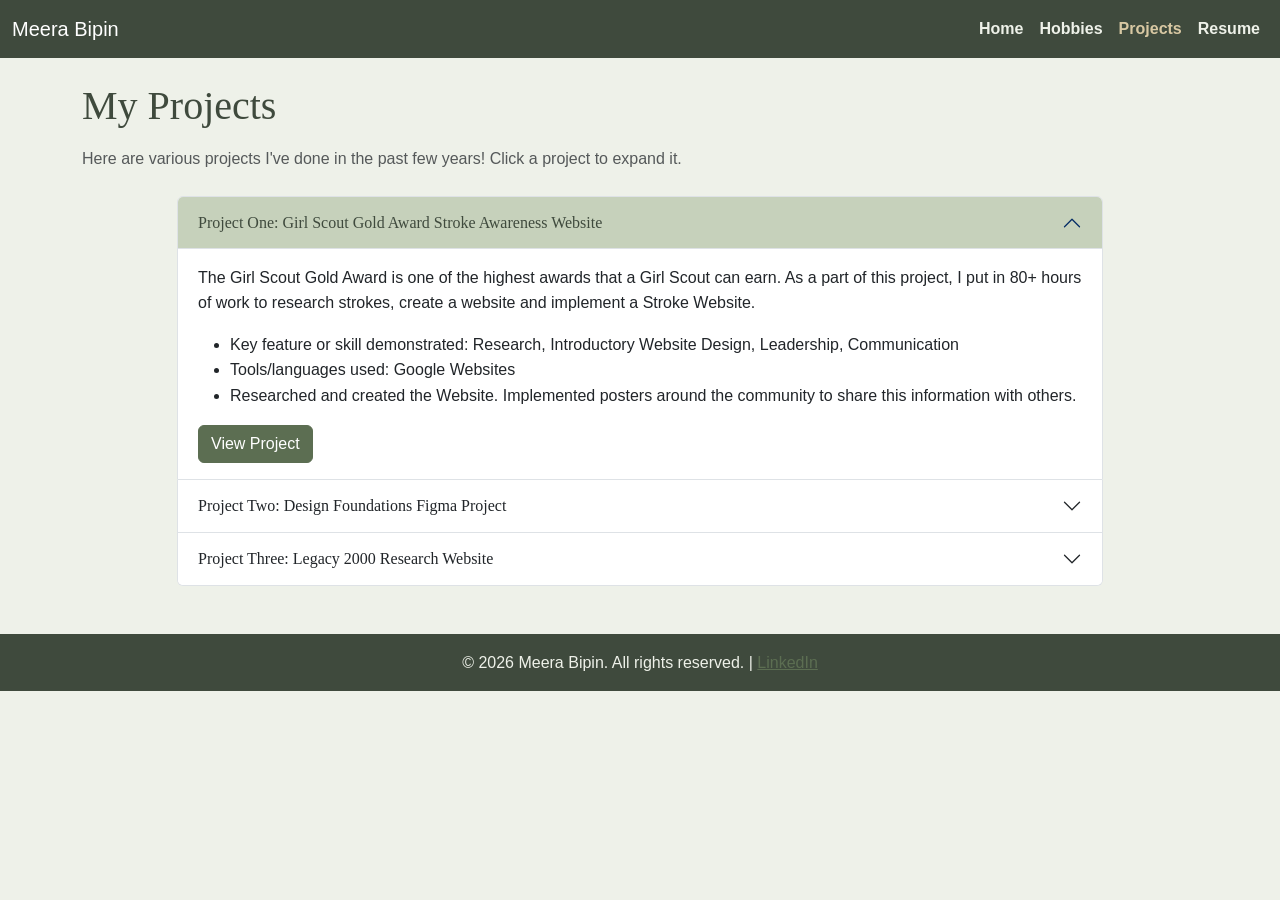
<file: views/projects.html>
<!DOCTYPE html>
<html lang="en">
<head>
  <meta charset="UTF-8">
  <meta name="viewport" content="width=device-width, initial-scale=1.0">
  <title>Projects - Meera Bipin</title>
  <link rel="stylesheet" href="https://cdn.jsdelivr.net/npm/bootstrap@5.3.3/dist/css/bootstrap.min.css">
  <link rel="stylesheet" href="resources/css/styles.css">
</head>
<body>

  <header>
    <nav class="navbar navbar-expand-lg navbar-dark bg-dark">
      <div class="container-fluid">
        <a class="navbar-brand" href="index.html">Meera Bipin</a>
        <button class="navbar-toggler" type="button" data-bs-toggle="collapse" data-bs-target="#navMenu"
          aria-controls="navMenu" aria-expanded="false" aria-label="Toggle navigation">
          <span class="navbar-toggler-icon"></span>
        </button>
        <div class="collapse navbar-collapse" id="navMenu">
          <ul class="navbar-nav ms-auto">
            <li class="nav-item"><a class="nav-link" href="index.html">Home</a></li>
            <li class="nav-item"><a class="nav-link" href="hobbies.html">Hobbies</a></li>
            <li class="nav-item"><a class="nav-link active" aria-current="page" href="projects.html">Projects</a></li>
            <li class="nav-item"><a class="nav-link" href="resume.html">Resume</a></li>
          </ul>
        </div>
      </div>
    </nav>
  </header>

  <main>
    <div class="container mt-4">
      <section id="projects">
        <h1 class="mb-3">My Projects</h1>
        <p class="text-muted mb-4">Here are various projects I've done in the past few years! 
          Click a project to expand it.</p>

        <!-- Projects organized with a Bootstrap Accordion component, centered using the grid -->
        <div class="row">
          <div class="col-lg-10 mx-auto">
            <div class="accordion" id="projectsAccordion">

              <div class="accordion-item">
                <h2 class="accordion-header" id="headingOne">
                  <button class="accordion-button" type="button" data-bs-toggle="collapse"
                    data-bs-target="#collapseOne" aria-expanded="true" aria-controls="collapseOne">
                    Project One: Girl Scout Gold Award Stroke Awareness Website
                  </button>
                </h2>
                <div id="collapseOne" class="accordion-collapse collapse show"
                     aria-labelledby="headingOne" data-bs-parent="#projectsAccordion">
                  <div class="accordion-body">
                    <p>The Girl Scout Gold Award is one of the highest awards that a Girl Scout can earn. As a part of this project, I put in 80+ hours of work to research strokes, create a website and implement a Stroke Website.</p>
                    <ul>
                      <li>Key feature or skill demonstrated: Research, Introductory Website Design, Leadership, Communication</li>
                      <li>Tools/languages used: Google Websites</li>
                      <li>Researched and created the Website. Implemented posters around the community to share this information with others. </li>
                    </ul>
                    <a class="btn btn-primary" href="https://sites.google.com/view/goldawardprojectsite/home" target="_blank" rel="noopener">View Project</a>
                  </div>
                </div>
              </div>

              <div class="accordion-item">
                <h2 class="accordion-header" id="headingTwo">
                  <button class="accordion-button collapsed" type="button" data-bs-toggle="collapse"
                    data-bs-target="#collapseTwo" aria-expanded="false" aria-controls="collapseTwo">
                    Project Two: Design Foundations Figma Project
                  </button>
                </h2>
                <div id="collapseTwo" class="accordion-collapse collapse"
                     aria-labelledby="headingTwo" data-bs-parent="#projectsAccordion">
                  <div class="accordion-body">
                    <p>For my Design Foundations Class, my group and I created an interactive game that modeled a Jungle Adventure. We used a combination of Figma, Photoshop, and Sketch-up to create the various elements. </p>
                    <ul>
                      <li>Key feature or skill demonstrated: Creative Story Telling, </li>
                      <li>Tools/languages used: Photoshop, Figma, Sketch-up</li>
                      <li>Your role or contribution: For this project, I worked to create custom drawings of characters within photoshop, while also editing images to give a rustic, comic book effect.</li>
                    </ul>
                    <a class="btn btn-primary" href="https://www.figma.com/proto/qYXiY33zp7UVgCcOrKtFT9/Design-Foundations-Final-Project?node-id=3-11&starting-point-node-id=34%3A8&t=FPHLGMrwTGVa5WG0-1" target="_blank" rel="noopener">View Project</a>
                  </div>
                </div>
              </div>

              <div class="accordion-item">
                <h2 class="accordion-header" id="headingThree">
                  <button class="accordion-button collapsed" type="button" data-bs-toggle="collapse"
                    data-bs-target="#collapseThree" aria-expanded="false" aria-controls="collapseThree">
                    Project Three: Legacy 2000 Research Website
                  </button>
                </h2>
                <div id="collapseThree" class="accordion-collapse collapse"
                     aria-labelledby="headingThree" data-bs-parent="#projectsAccordion">
                  <div class="accordion-body">
                    <p>In high school, I was a part of a STEM program called Legacy 2000. As a part of this program, I completed a career practicum, job shadow, and completed many other research projects. This website encompasses some of the bigger projects that I worked on. </p>
                    <ul>
                      <li>Key feature or skill demonstrated: Technical Research, Technical Writing, Introductory Website Design, Public Speaking. </li>
                      <li>Tools/languages used: Google Sites</li>
                      <li>Your role or contribution:  For this project, I organized all my different projects and experiences in order to create a website that showcases my work.</li>
                    </ul>
                    <a class="btn btn-primary" href="https://sites.google.com/adams12.org/m-bipin/home" target="_blank" rel="noopener">View Project</a>
                  </div>
                </div>
              </div>

            </div>
          </div>
        </div>
      </section>
    </div>
  </main>

  <footer class="bg-dark text-center py-3 mt-5">
    <p class="mb-0">
    &copy; 2026 Meera Bipin. All rights reserved. |
    <a href="https://www.linkedin.com/in/meera-bipin">LinkedIn</a>
</p>
  </footer>

  <script src="https://cdn.jsdelivr.net/npm/bootstrap@5.3.3/dist/js/bootstrap.bundle.min.js"></script>
</body>
</html>
</file>
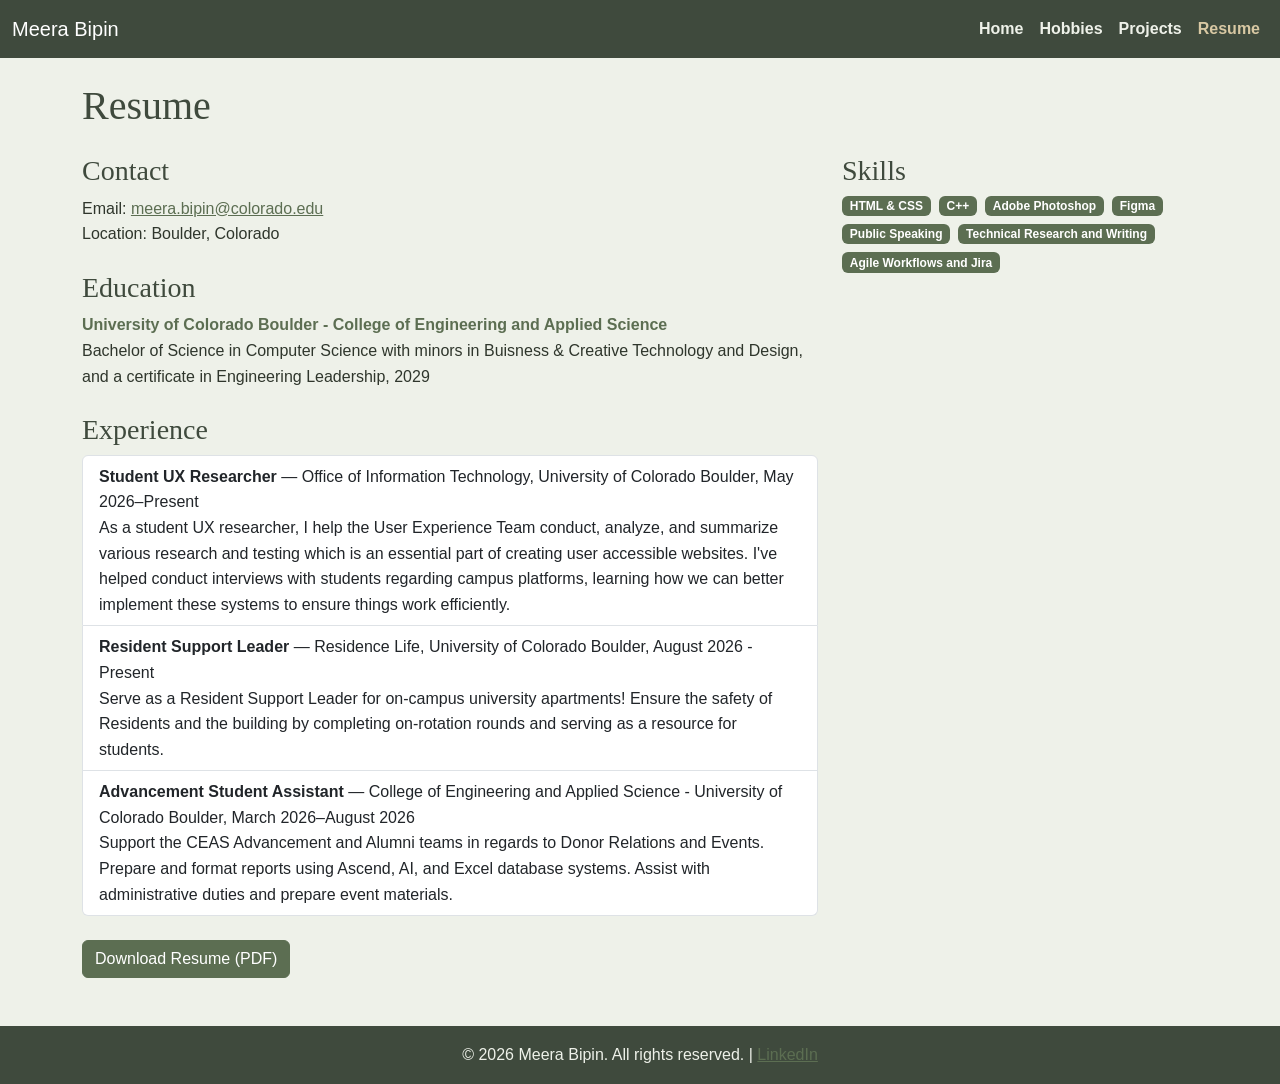
<file: views/resume.html>
<!DOCTYPE html>
<html lang="en">
<head>
  <meta charset="UTF-8">
  <meta name="viewport" content="width=device-width, initial-scale=1.0">
  <title>Resume - Meera Bipin</title>
  <link rel="stylesheet" href="https://cdn.jsdelivr.net/npm/bootstrap@5.3.3/dist/css/bootstrap.min.css">
  <link rel="stylesheet" href="resources/css/styles.css">
</head>
<body>

  <header>
    <nav class="navbar navbar-expand-lg navbar-dark bg-dark">
      <div class="container-fluid">
        <a class="navbar-brand" href="index.html">Meera Bipin</a>
        <button class="navbar-toggler" type="button" data-bs-toggle="collapse" data-bs-target="#navMenu"
          aria-controls="navMenu" aria-expanded="false" aria-label="Toggle navigation">
          <span class="navbar-toggler-icon"></span>
        </button>
        <div class="collapse navbar-collapse" id="navMenu">
          <ul class="navbar-nav ms-auto">
            <li class="nav-item"><a class="nav-link" href="index.html">Home</a></li>
            <li class="nav-item"><a class="nav-link" href="hobbies.html">Hobbies</a></li>
            <li class="nav-item"><a class="nav-link" href="projects.html">Projects</a></li>
            <li class="nav-item"><a class="nav-link active" aria-current="page" href="resume.html">Resume</a></li>
          </ul>
        </div>
      </div>
    </nav>
  </header>

  <main>
    <div class="container mt-4">
      <section id="resume">
        <h1 class="mb-4">Resume</h1>

        <div class="row g-4">
          <div class="col-lg-8">

            <article class="mb-4">
              <h3>Contact</h3> <!-- the /h3 is an HTML Element -->
              <address>
                Email: <a href="mailto:you@example.com">meera.bipin@colorado.edu</a><br> <!--the href is the attribute name, and the email is the value.-->
                Location: Boulder, Colorado
              </address>
            </article>

            <article class="mb-4"> <!-- the article is the parent element, and the rest are child elements that are nested direcly inside the parent. -->
              <h3>Education</h3>
              <dl>
                <dt>University of Colorado Boulder - College of Engineering and Applied Science</dt>
                <dd>Bachelor of Science in Computer Science with minors in Buisness & Creative Technology and Design, and a certificate in Engineering Leadership, 2029</dd>
              </dl>
            </article>

            <article class="mb-4">
              <h3>Experience</h3>
              <!-- Bootstrap List Group component for experience entries -->
              <ul class="list-group">
                <li class="list-group-item">
                  <strong>Student UX Researcher</strong> — Office of Information Technology, University of Colorado Boulder, May 2026–Present
                  <p class="mb-0">As a student UX researcher, I help the User Experience Team conduct, analyze, and summarize various research and testing which is an essential part of creating user accessible websites. I've helped conduct interviews with students regarding campus platforms, learning how we can better implement these systems to ensure things work efficiently.</p>
                </li>
                <li class="list-group-item">
                  <strong>Resident Support Leader</strong> — Residence Life, University of Colorado Boulder, August 2026 - Present
                  <p class="mb-0">Serve as a Resident Support Leader for on-campus university apartments! Ensure the safety of Residents and the building by completing on-rotation rounds and serving as a resource for students. </p>
                </li>
                <li class="list-group-item">
                  <strong>Advancement Student Assistant</strong> — College of Engineering and Applied Science - University of Colorado Boulder, March 2026–August 2026
                  <p class="mb-0">Support the CEAS Advancement and Alumni teams in regards to Donor Relations and Events. Prepare and format reports using Ascend, AI, and Excel database systems. Assist with administrative duties and prepare event materials.</p>
                </li>
              </ul>
            </article>

            <a class="btn btn-primary" href="resume.pdf" download>Download Resume (PDF)</a>
          </div>

          <div class="col-lg-4">
            <article>
              <h3>Skills</h3>
              <!-- Bootstrap Badge component for skills -->
              <div class="d-flex flex-wrap gap-2">
                <span class="badge bg-sage">HTML &amp; CSS</span>
                <span class="badge bg-sage">C++</span>
                <span class="badge bg-sage">Adobe Photoshop</span>
                <span class="badge bg-sage">Figma</span>
                <span class="badge bg-sage">Public Speaking</span>
                <span class="badge bg-sage">Technical Research and Writing</span>
                <span class="badge bg-sage">Agile Workflows and Jira</span>
              </div>
            </article>
          </div>
        </div>

      </section>
    </div>
  </main>

 <footer class="bg-dark text-center py-3 mt-5">
    <p class="mb-0">
    &copy; 2026 Meera Bipin. All rights reserved. |
    <a href="https://www.linkedin.com/in/meera-bipin">LinkedIn</a>
</p>
  </footer>

  <script src="https://cdn.jsdelivr.net/npm/bootstrap@5.3.3/dist/js/bootstrap.bundle.min.js"></script>
</body>
</html>
</file>
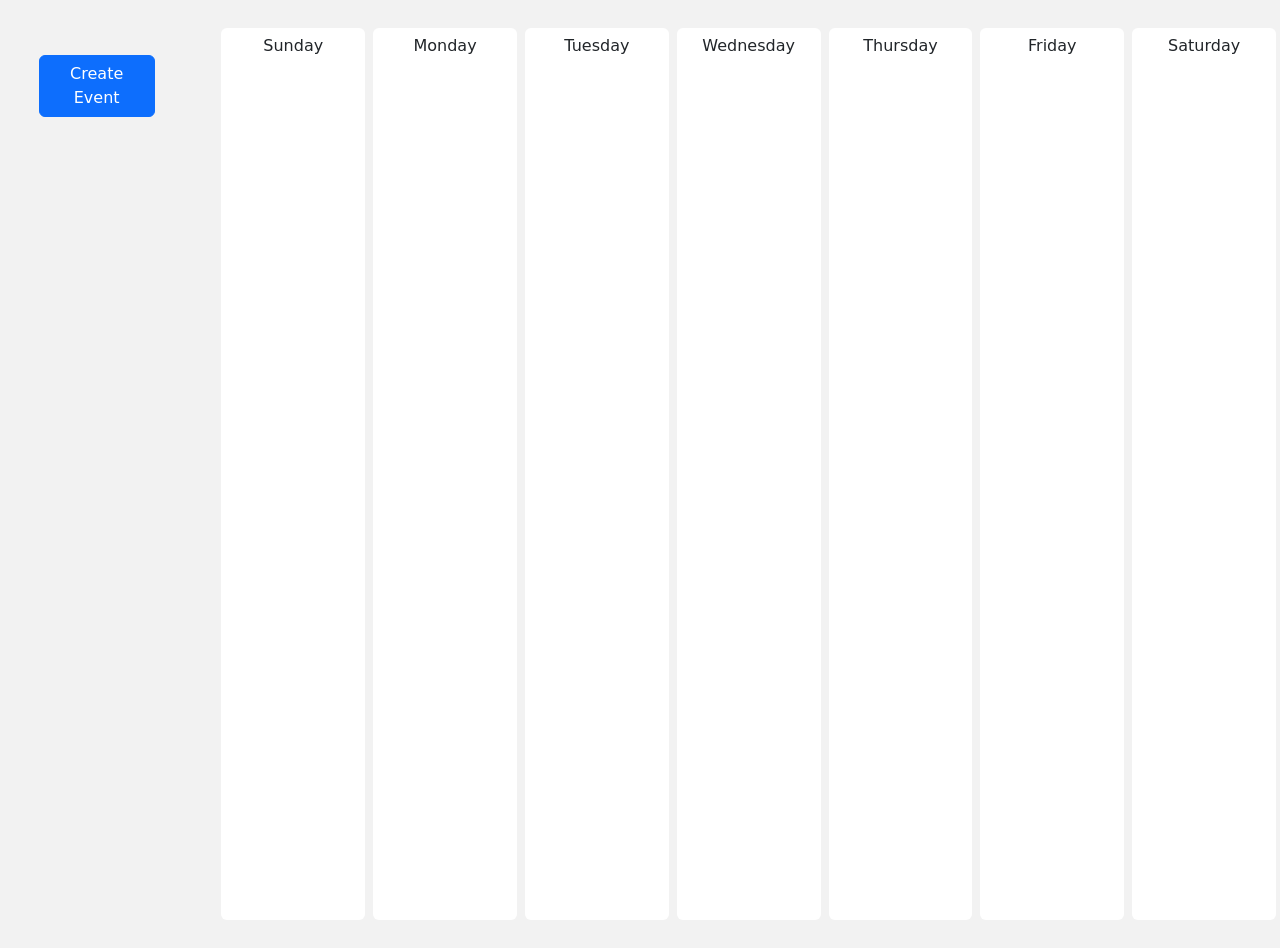
<file: views/lab4-calendar/Calendar/calendar2.html>
<!doctype html>
<html lang="en">
  <head>
    <meta charset="utf-8">
    <meta name="viewport" content="width=device-width, initial-scale=1">
    <title>Lab 4 - Calendar</title>
    <link href="https://cdn.jsdelivr.net/npm/bootstrap@5.3.3/dist/css/bootstrap.min.css" rel="stylesheet" integrity="sha384-QWTKZyjpPEjISv5WaRU9OFeRpok6YctnYmDr5pNlyT2bRjXh0JMhjY6hW+ALEwIH" crossorigin="anonymous">
    <link rel="stylesheet" href="./resources/css/style.css">
  </head>
  <body>
    <div class="row">
      <div class="col-2">
        <div class="custom-container">
          <button
            class="btn btn-primary mt-3"
            type="button"
            data-bs-toggle="modal"
            data-bs-target="#event_modal"
            onclick="startNewEvent()"
          >
            Create Event
          </button>
        </div>
      </div>
      <div class="col">
        <div class="container-md container-fluid py-4 h-100">
          <div id="calendar" class="row h-100">
            <div class="col-sm m-1 bg-white rounded px-1 px-md-2" id="sunday">
              <div class="h6 text-center position-relative py-2 day">
                Sunday
              </div>
            </div>
            <div class="col-sm m-1 bg-white rounded px-1 px-md-2" id="monday">
              <div class="h6 text-center position-relative py-2 day">
                Monday
              </div>
            </div>
            <div class="col-sm m-1 bg-white rounded px-1 px-md-2" id="tuesday">
              <div class="h6 text-center position-relative py-2 day">
                Tuesday
              </div>
            </div>
            <div class="col-sm m-1 bg-white rounded px-1 px-md-2" id="wednesday">
              <div class="h6 text-center position-relative py-2 day">
                Wednesday
              </div>
            </div>
            <div class="col-sm m-1 bg-white rounded px-1 px-md-2" id="thursday">
              <div class="h6 text-center position-relative py-2 day">
                Thursday
              </div>
            </div>
            <div class="col-sm m-1 bg-white rounded px-1 px-md-2" id="friday">
              <div class="h6 text-center position-relative py-2 day">
                Friday
              </div>
            </div>
            <div class="col-sm m-1 bg-white rounded px-1 px-md-2" id="saturday">
              <div class="h6 text-center position-relative py-2 day">
                Saturday
              </div>
            </div>
          </div>
        </div>
      </div>
    </div>

    <!-- Event Modal -->
    <div class="modal fade" id="event_modal" tabindex="-1" aria-labelledby="event_modal_label" aria-hidden="true">
      <div class="modal-dialog">
        <div class="modal-content">

          <div class="modal-header">
            <h5 class="modal-title" id="event_modal_label">Add Event</h5>
            <button type="button" class="btn-close" data-bs-dismiss="modal" aria-label="Close"></button>
          </div>

          <div class="modal-body">
            <form id="event_form">

              <!-- Event Name -->
              <div class="mb-3">
                <label for="event_name" class="form-label">Event Name</label>
                <input
                  type="text"
                  class="form-control"
                  id="event_name"
                  required
                >
                <div class="invalid-feedback">Please enter an event name.</div>
              </div>

              <!-- Weekday -->
              <div class="mb-3">
                <label for="event_weekday" class="form-label">Weekday</label>
                <select class="form-select" id="event_weekday" required>
                  <option value="" selected disabled>Choose a day...</option>
                  <option value="Sunday">Sunday</option>
                  <option value="Monday">Monday</option>
                  <option value="Tuesday">Tuesday</option>
                  <option value="Wednesday">Wednesday</option>
                  <option value="Thursday">Thursday</option>
                  <option value="Friday">Friday</option>
                  <option value="Saturday">Saturday</option>
                </select>
                <div class="invalid-feedback">Please choose a weekday.</div>
              </div>

              <!-- Time -->
              <div class="mb-3">
                <label for="event_time" class="form-label">Time</label>
                <input
                  type="time"
                  class="form-control"
                  id="event_time"
                  required
                >
                <div class="invalid-feedback">Please choose a time.</div>
              </div>

              <!-- Event Modality -->
              <div class="mb-3">
                <label for="event_modality" class="form-label">Event Modality</label>
                <select class="form-select" id="event_modality" required onchange="updateLocationOptions(this.value)">
                  <option value="" selected disabled>Choose modality...</option>
                  <option value="in-person">In-Person</option>
                  <option value="remote">Remote</option>
                </select>
                <div class="invalid-feedback">Please choose a modality.</div>
              </div>

              <!-- If Location is chosen, hide the remote URL field and show the location field;
                   if remote is chosen hide the location field and show the remote URL field. -->

              <!-- Location (shown for in-person events) -->
              <div class="mb-3 d-none" id="event_location_group">
                <label for="event_location" class="form-label">Location</label>
                <input
                  type="text"
                  class="form-control"
                  id="event_location"
                  placeholder="e.g. Room 204, Main Building"
                >
                <div class="invalid-feedback">Please enter a location.</div>
              </div>

              <!-- Remote URL (shown for remote events) -->
              <div class="mb-3 d-none" id="event_remote_url_group">
                <label for="event_remote_url" class="form-label">Remote URL</label>
                <input
                  type="url"
                  class="form-control"
                  id="event_remote_url"
                  placeholder="e.g. https://zoom.us/j/1234567890"
                  pattern="^https?://.+"
                  required
                >
                <div class="invalid-feedback">Please enter a valid http:// or https:// URL.</div>
              </div>

              <!-- Category -->
              <div class="mb-3">
                <label for="event_category" class="form-label">Category</label>
                <select class="form-select" id="event_category" required>
                  <option value="" selected disabled>Choose a category...</option>
                  <option value="class">Class</option>
                  <option value="work">Work</option>
                  <option value="personal">Personal</option>
                  <option value="social">Social</option>
                  <option value="other">Other</option>
                </select>
                <div class="invalid-feedback">Please choose a category.</div>
              </div>

              <!-- Attendees -->
              <div class="mb-3">
                <label for="event_attendees" class="form-label">Attendees</label>
                <input
                  type="text"
                  class="form-control"
                  id="event_attendees"
                  placeholder="e.g. Alex Kim, Jordan Lee, Sam Patel"
                >
                <div class="form-text">Separate names with commas.</div>
              </div>

            </form>
          </div>

          <div class="modal-footer">
            <button type="button" class="btn btn-secondary" data-bs-dismiss="modal">Close</button>
            <button type="button" class="btn btn-primary" onclick="saveEvent()">Save Event</button>
          </div>

        </div>
      </div>
    </div>

    <script src="https://cdn.jsdelivr.net/npm/bootstrap@5.3.3/dist/js/bootstrap.bundle.min.js" integrity="sha384-YvpcrYf0tY3lHB60NNkmXc5s9fDVZLESaAA55NDzOxhy9GkcIdslK1eN7N6jIeHz" crossorigin="anonymous"></script>
    <script src="resources/js/script.js"></script>
  </body>
</html>
</file>
<file: views/lab4-calendar/Calendar/resources/css/style.css>
h1{
    text-align: center;
    padding-top: 2%;
}
body {
    height: 100%;
    background-color: #f2f2f2;
  }
  
  .event:hover {
    cursor: pointer;
  }
  
  .hidden {
    visibility: hidden;
    height: 0;
  }
  
  #calendar {
    height: 100vh !important;
  }

.custom-container {
    width: 100%;
    padding: 20%;
}

.event-class{
  background-color: #cfe2ff; /* light blue */
  border-color: #9ec5fe !important;
}

.event-work {
  background-color: #f8d7da; /* light red */
  border-color: #f1aeb5 !important;
}

.event-personal {
  background-color: #d1e7dd; /* light green */
  border-color: #a3cfbb !important;
}

.event-social {
  background-color: #fff3cd; /* light yellow */
  border-color: #ffe69c !important;
}

.event-other {
  background-color: #e2e3e5; /* light gray */
  border-color: #c4c8cb !important;
}
</file>
<file: resources/css/styles.css>
/* =========================================================
   Custom CSS — Sage Green Palette
   Loaded AFTER Bootstrap so these rules can override defaults
   ========================================================= */

/* -----------------------------
   Custom colors (CSS variables)
   ----------------------------- */
:root {
  --sage-darkest: #3f4a3d;
  --sage-dark: #5c6e52;
  --sage: #8a9a7b;
  --sage-light: #c6d1bb;
  --sage-lightest: #eef1e9;
  --accent: #d8c8a3;
  --text-color: #2f362c;
}

/* -----------------------------
   ELEMENT SELECTOR
   Applies base typography and color to every <body>
   ----------------------------- */
body {
  font-family: 'Segoe UI', Tahoma, Geneva, Verdana, sans-serif;
  background-color: var(--sage-lightest);
  color: var(--text-color);
  line-height: 1.6;
}

/* ELEMENT SELECTOR: custom typography for headings */
h1,
h2,
h3 {
  font-family: Georgia, 'Times New Roman', serif;
  color: var(--sage-darkest);
}

/* -----------------------------
   BOOTSTRAP OVERRIDE #1
   Bootstrap's default link color is blue (#0d6efd).
   This overrides it to fit the sage green palette.
   ----------------------------- */
a {
  color: var(--sage-dark);
}

a:hover {
  color: var(--sage-darkest);
}

/* -----------------------------
   BOOTSTRAP OVERRIDE #2
   Bootstrap's .bg-dark utility defaults to near-black (#212529).
   Overridden here so the navbar and footer use the sage palette
   instead of Bootstrap's default dark gray/black.
   ----------------------------- */
.bg-dark {
  background-color: var(--sage-darkest) !important;
}

/* -----------------------------
   BOOTSTRAP OVERRIDE #3
   Bootstrap's .btn-primary is blue by default (#0d6efd).
   Overridden with the sage palette so buttons match the site.
   ----------------------------- */
.btn-primary {
  background-color: var(--sage-dark);
  border-color: var(--sage-dark);
}

.btn-primary:hover {
  background-color: var(--sage-darkest);
  border-color: var(--sage-darkest);
}

/* Navbar link color tweaks so nav-links stay legible on the sage-dark bar */
.navbar-dark .navbar-nav .nav-link {
  color: var(--sage-lightest);
  font-weight: bold;
}

.navbar-dark .navbar-nav .nav-link:hover,
.navbar-dark .navbar-nav .nav-link.active {
  color: var(--accent);
}

/* -----------------------------
   CLASS SELECTOR
   Card tweaks (Bootstrap's .card component) — box model + shadow/radius
   ----------------------------- */
.card {
  border: 1px solid var(--sage-light);      /* border */
  border-radius: 10px;                      /* border-radius */
  box-shadow: 0 2px 6px rgba(63, 74, 61, 0.15); /* shadow */
  margin-bottom: 1rem;                      /* margin */
  padding: 0.5rem;                          /* padding */
}

.card-title {
  color: var(--sage-darkest);
}

/* -----------------------------
   Accordion (Bootstrap component) recolored to match the palette
   ----------------------------- */
.accordion-button:not(.collapsed) {
  background-color: var(--sage-light);
  color: var(--sage-darkest);
}

.accordion-button:focus {
  box-shadow: 0 0 0 0.2rem rgba(140, 154, 123, 0.4);
}

/* -----------------------------
   Alert (Bootstrap component) recolored to match the palette
   ----------------------------- */
.alert-success {
  background-color: var(--sage-lightest);
  border-color: var(--sage-light);
  color: var(--sage-darkest);
}

/* -----------------------------
   CLASS SELECTOR
   Custom badge color for the resume skills section
   ----------------------------- */
.badge.bg-sage {
  background-color: var(--sage-dark) !important;
}

/* -----------------------------
   Footer
   ----------------------------- */
footer {
  color: var(--sage-lightest);
}

/* Resume-specific spacing */
dl,
address {
  margin: 0.5rem 0;
}

dt {
  font-weight: bold;
  color: var(--sage-dark);
}
</file>
<file: views/resources/css/styles.css>
/* =========================================================
   Custom CSS — Sage Green Palette
   Loaded AFTER Bootstrap so these rules can override defaults
   ========================================================= */

/* -----------------------------
   Custom colors (CSS variables)
   ----------------------------- */
:root {
  --sage-darkest: #3f4a3d;
  --sage-dark: #5c6e52;
  --sage: #8a9a7b;
  --sage-light: #c6d1bb;
  --sage-lightest: #eef1e9;
  --accent: #d8c8a3;
  --text-color: #2f362c;
}

/* -----------------------------
   ELEMENT SELECTOR
   Applies base typography and color to every <body>
   ----------------------------- */
body {
  font-family: 'Segoe UI', Tahoma, Geneva, Verdana, sans-serif;
  background-color: var(--sage-lightest);
  color: var(--text-color);
  line-height: 1.6;
}

/* ELEMENT SELECTOR: custom typography for headings */
h1,
h2,
h3 {
  font-family: Georgia, 'Times New Roman', serif;
  color: var(--sage-darkest);
}

/* -----------------------------
   BOOTSTRAP OVERRIDE #1
   Bootstrap's default link color is blue (#0d6efd).
   This overrides it to fit the sage green palette.
   ----------------------------- */
a {
  color: var(--sage-dark);
}

a:hover {
  color: var(--sage-darkest);
}

/* -----------------------------
   BOOTSTRAP OVERRIDE #2
   Bootstrap's .bg-dark utility defaults to near-black (#212529).
   Overridden here so the navbar and footer use the sage palette
   instead of Bootstrap's default dark gray/black.
   ----------------------------- */
.bg-dark {
  background-color: var(--sage-darkest) !important;
}

/* -----------------------------
   BOOTSTRAP OVERRIDE #3
   Bootstrap's .btn-primary is blue by default (#0d6efd).
   Overridden with the sage palette so buttons match the site.
   ----------------------------- */
.btn-primary {
  background-color: var(--sage-dark);
  border-color: var(--sage-dark);
}

.btn-primary:hover {
  background-color: var(--sage-darkest);
  border-color: var(--sage-darkest);
}

/* Navbar link color tweaks so nav-links stay legible on the sage-dark bar */
.navbar-dark .navbar-nav .nav-link {
  color: var(--sage-lightest);
  font-weight: bold;
}

.navbar-dark .navbar-nav .nav-link:hover,
.navbar-dark .navbar-nav .nav-link.active {
  color: var(--accent);
}

/* -----------------------------
   CLASS SELECTOR
   Card tweaks (Bootstrap's .card component) — box model + shadow/radius
   ----------------------------- */
.card {
  border: 1px solid var(--sage-light);      /* border */
  border-radius: 10px;                      /* border-radius */
  box-shadow: 0 2px 6px rgba(63, 74, 61, 0.15); /* shadow */
  margin-bottom: 1rem;                      /* margin */
  padding: 0.5rem;                          /* padding */
}

.card-title {
  color: var(--sage-darkest);
}

/* -----------------------------
   Accordion (Bootstrap component) recolored to match the palette
   ----------------------------- */
.accordion-button:not(.collapsed) {
  background-color: var(--sage-light);
  color: var(--sage-darkest);
}

.accordion-button:focus {
  box-shadow: 0 0 0 0.2rem rgba(140, 154, 123, 0.4);
}

/* -----------------------------
   Alert (Bootstrap component) recolored to match the palette
   ----------------------------- */
.alert-success {
  background-color: var(--sage-lightest);
  border-color: var(--sage-light);
  color: var(--sage-darkest);
}

/* -----------------------------
   CLASS SELECTOR
   Custom badge color for the resume skills section
   ----------------------------- */
.badge.bg-sage {
  background-color: var(--sage-dark) !important;
}

/* -----------------------------
   Footer
   ----------------------------- */
footer {
  color: var(--sage-lightest);
}

/* Resume-specific spacing */
dl,
address {
  margin: 0.5rem 0;
}

dt {
  font-weight: bold;
  color: var(--sage-dark);
}
</file>
